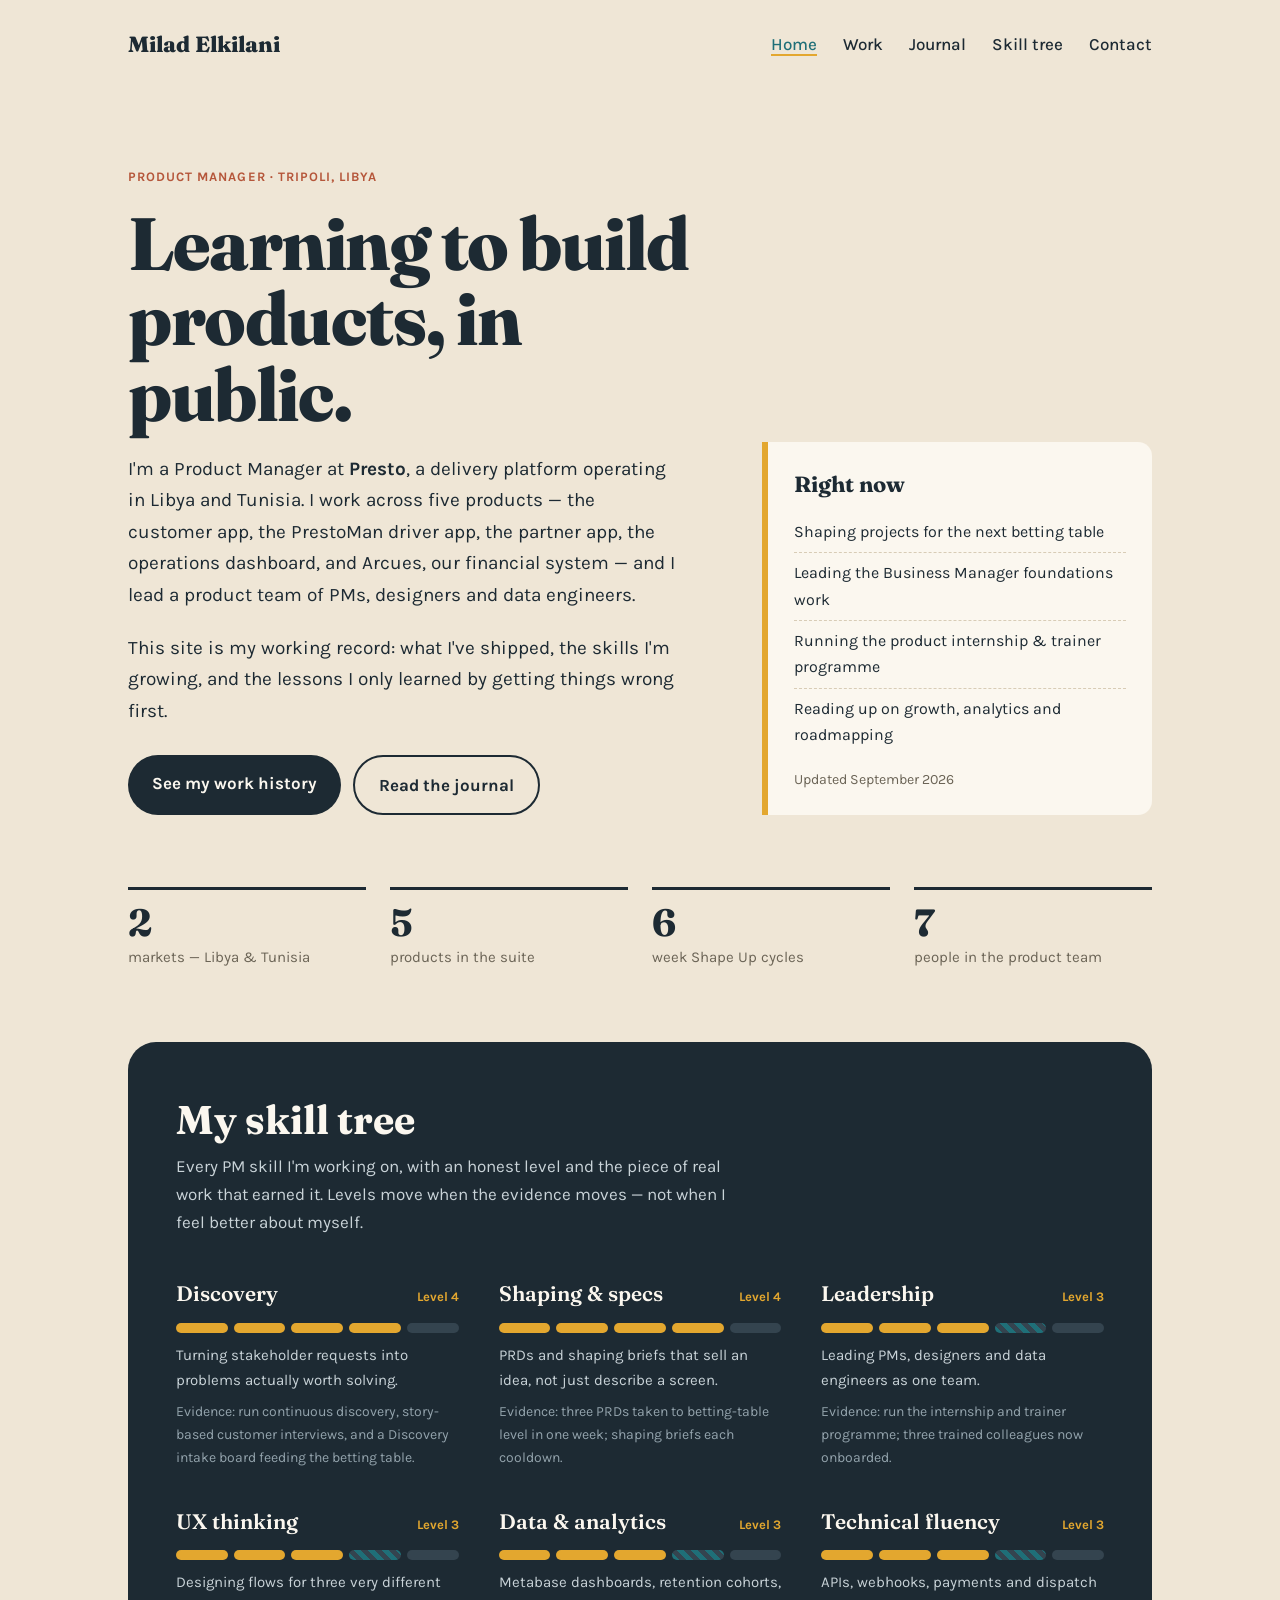
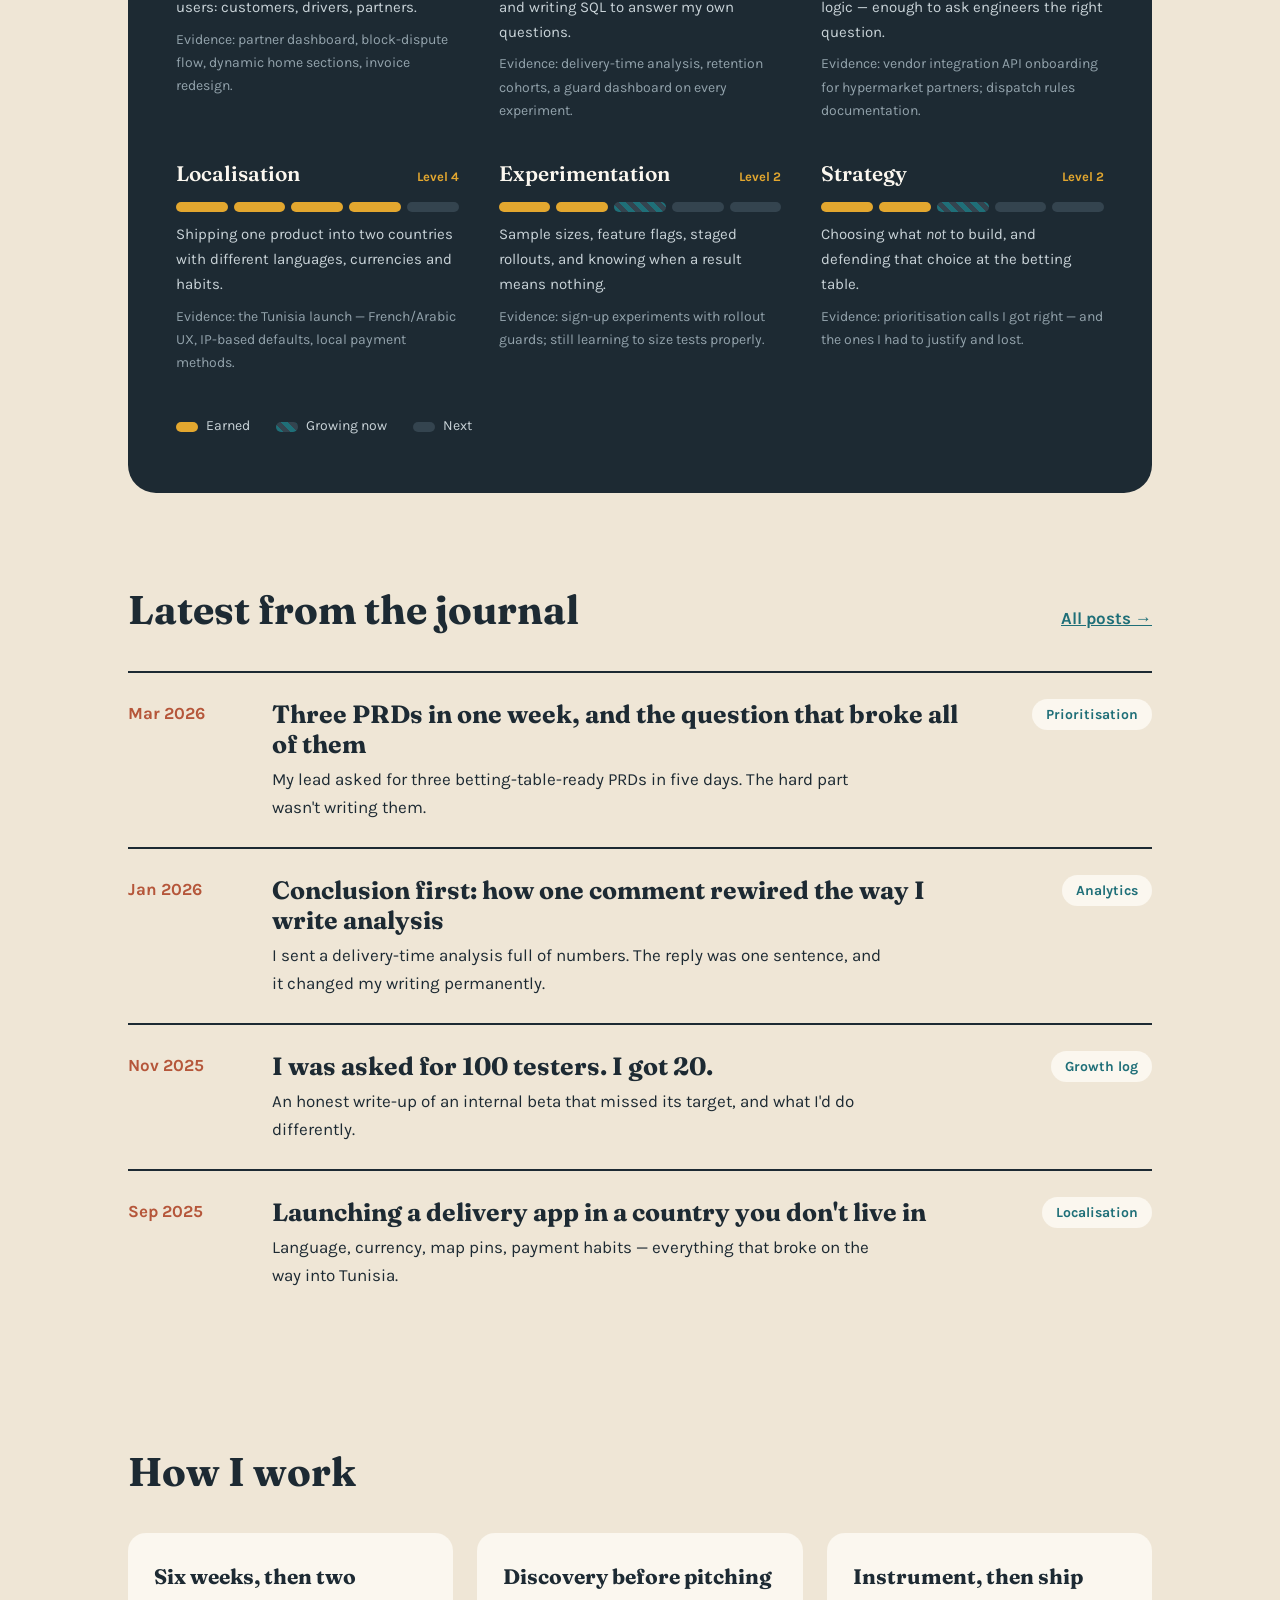
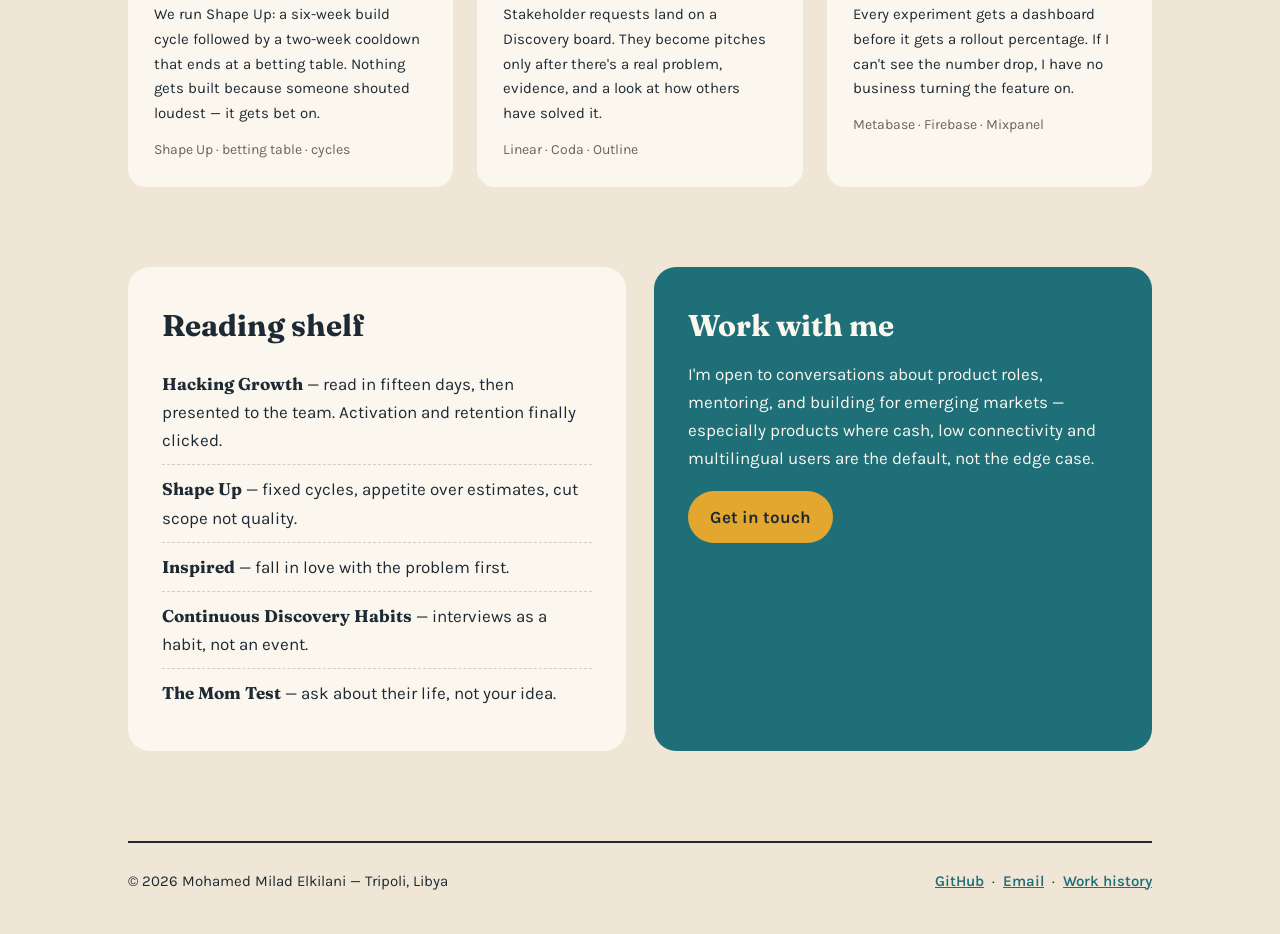
<file: index.html>
<!DOCTYPE html>
<html lang="en">
<head>
<meta charset="UTF-8">
<meta name="viewport" content="width=device-width, initial-scale=1">
<title>Milad Elkilani — Product Manager | The PM Journal</title>
<meta name="description" content="Product Manager at Presto, building delivery apps across Libya and Tunisia. My skill tree, my work history, and the journal of how I'm learning to build products.">
<meta property="og:title" content="Milad Elkilani — Product Manager">
<meta property="og:description" content="Building delivery products across Libya and Tunisia. Skill tree, work history, and a journal written in public.">
<meta property="og:type" content="website">
<link href="https://fonts.googleapis.com/css2?family=Fraunces:opsz,wght@9..144,400;9..144,600;9..144,800&family=Karla:wght@400;500;700&display=swap" rel="stylesheet">
<link rel="stylesheet" href="style.css">
</head>
<body>
<div class="wrap">

<nav>
  <a class="logo" href="index.html">Milad Elkilani</a>
  <ul>
    <li><a href="index.html" aria-current="page">Home</a></li>
    <li><a href="work.html">Work</a></li>
    <li><a href="journal.html">Journal</a></li>
    <li><a href="#skills">Skill tree</a></li>
    <li><a href="#contact">Contact</a></li>
  </ul>
</nav>

<section class="hero">
  <div>
    <p class="kicker">Product Manager · Tripoli, Libya</p>
    <h1>Learning to build products, in public.</h1>
    <p>I'm a Product Manager at <b>Presto</b>, a delivery platform operating in Libya and Tunisia. I work across five products — the customer app, the PrestoMan driver app, the partner app, the operations dashboard, and Arcues, our financial system — and I lead a product team of PMs, designers and data engineers.</p>
    <p>This site is my working record: what I've shipped, the skills I'm growing, and the lessons I only learned by getting things wrong first.</p>
    <div class="btns">
      <a class="cta" href="work.html">See my work history</a>
      <a class="cta ghost" href="journal.html">Read the journal</a>
    </div>
  </div>
  <aside class="now">
    <h2>Right now</h2>
    <ul>
      <li>Shaping projects for the next betting table</li>
      <li>Leading the Business Manager foundations work</li>
      <li>Running the product internship &amp; trainer programme</li>
      <li>Reading up on growth, analytics and roadmapping</li>
    </ul>
    <small>Updated September 2026</small>
  </aside>
</section>

<section class="stats">
  <div class="stat"><b>2</b><span>markets — Libya &amp; Tunisia</span></div>
  <div class="stat"><b>5</b><span>products in the suite</span></div>
  <div class="stat"><b>6</b><span>week Shape&nbsp;Up cycles</span></div>
  <div class="stat"><b>7</b><span>people in the product team</span></div>
</section>

<section class="tree" id="skills">
  <h2>My skill tree</h2>
  <p class="intro">Every PM skill I'm working on, with an honest level and the piece of real work that earned it. Levels move when the evidence moves — not when I feel better about myself.</p>
  <div class="branches">

    <div class="skill">
      <h3>Discovery <span>Level 4</span></h3>
      <div class="rings"><i class="on"></i><i class="on"></i><i class="on"></i><i class="on"></i><i></i></div>
      <p>Turning stakeholder requests into problems actually worth solving.</p>
      <em>Evidence: run continuous discovery, story-based customer interviews, and a Discovery intake board feeding the betting table.</em>
    </div>

    <div class="skill">
      <h3>Shaping &amp; specs <span>Level 4</span></h3>
      <div class="rings"><i class="on"></i><i class="on"></i><i class="on"></i><i class="on"></i><i></i></div>
      <p>PRDs and shaping briefs that sell an idea, not just describe a screen.</p>
      <em>Evidence: three PRDs taken to betting-table level in one week; shaping briefs each cooldown.</em>
    </div>

    <div class="skill">
      <h3>Leadership <span>Level 3</span></h3>
      <div class="rings"><i class="on"></i><i class="on"></i><i class="on"></i><i class="grow"></i><i></i></div>
      <p>Leading PMs, designers and data engineers as one team.</p>
      <em>Evidence: run the internship and trainer programme; three trained colleagues now onboarded.</em>
    </div>

    <div class="skill">
      <h3>UX thinking <span>Level 3</span></h3>
      <div class="rings"><i class="on"></i><i class="on"></i><i class="on"></i><i class="grow"></i><i></i></div>
      <p>Designing flows for three very different users: customers, drivers, partners.</p>
      <em>Evidence: partner dashboard, block-dispute flow, dynamic home sections, invoice redesign.</em>
    </div>

    <div class="skill">
      <h3>Data &amp; analytics <span>Level 3</span></h3>
      <div class="rings"><i class="on"></i><i class="on"></i><i class="on"></i><i class="grow"></i><i></i></div>
      <p>Metabase dashboards, retention cohorts, and writing SQL to answer my own questions.</p>
      <em>Evidence: delivery-time analysis, retention cohorts, a guard dashboard on every experiment.</em>
    </div>

    <div class="skill">
      <h3>Technical fluency <span>Level 3</span></h3>
      <div class="rings"><i class="on"></i><i class="on"></i><i class="on"></i><i class="grow"></i><i></i></div>
      <p>APIs, webhooks, payments and dispatch logic — enough to ask engineers the right question.</p>
      <em>Evidence: vendor integration API onboarding for hypermarket partners; dispatch rules documentation.</em>
    </div>

    <div class="skill">
      <h3>Localisation <span>Level 4</span></h3>
      <div class="rings"><i class="on"></i><i class="on"></i><i class="on"></i><i class="on"></i><i></i></div>
      <p>Shipping one product into two countries with different languages, currencies and habits.</p>
      <em>Evidence: the Tunisia launch — French/Arabic UX, IP-based defaults, local payment methods.</em>
    </div>

    <div class="skill">
      <h3>Experimentation <span>Level 2</span></h3>
      <div class="rings"><i class="on"></i><i class="on"></i><i class="grow"></i><i></i><i></i></div>
      <p>Sample sizes, feature flags, staged rollouts, and knowing when a result means nothing.</p>
      <em>Evidence: sign-up experiments with rollout guards; still learning to size tests properly.</em>
    </div>

    <div class="skill">
      <h3>Strategy <span>Level 2</span></h3>
      <div class="rings"><i class="on"></i><i class="on"></i><i class="grow"></i><i></i><i></i></div>
      <p>Choosing what <i>not</i> to build, and defending that choice at the betting table.</p>
      <em>Evidence: prioritisation calls I got right — and the ones I had to justify and lost.</em>
    </div>

  </div>
  <div class="legend">
    <span><b style="background:var(--sun)"></b>Earned</span>
    <span><b style="background:repeating-linear-gradient(45deg,var(--sea) 0 5px,#34444f 5px 10px)"></b>Growing now</span>
    <span><b style="background:#34444f"></b>Next</span>
  </div>
</section>

<section class="sec" id="journal">
  <header><h2>Latest from the journal</h2><a href="journal.html">All posts →</a></header>
  <div class="list">
    <article>
      <time>Mar 2026</time>
      <div><h3><a href="posts/three-prds-in-one-week.html">Three PRDs in one week, and the question that broke all of them</a></h3><p>My lead asked for three betting-table-ready PRDs in five days. The hard part wasn't writing them.</p></div>
      <span class="tag">Prioritisation</span>
    </article>
    <article>
      <time>Jan 2026</time>
      <div><h3><a href="posts/conclusion-first.html">Conclusion first: how one comment rewired the way I write analysis</a></h3><p>I sent a delivery-time analysis full of numbers. The reply was one sentence, and it changed my writing permanently.</p></div>
      <span class="tag">Analytics</span>
    </article>
    <article>
      <time>Nov 2025</time>
      <div><h3><a href="posts/prestoq-20-of-100.html">I was asked for 100 testers. I got 20.</a></h3><p>An honest write-up of an internal beta that missed its target, and what I'd do differently.</p></div>
      <span class="tag">Growth log</span>
    </article>
    <article>
      <time>Sep 2025</time>
      <div><h3><a href="posts/launching-in-tunisia.html">Launching a delivery app in a country you don't live in</a></h3><p>Language, currency, map pins, payment habits — everything that broke on the way into Tunisia.</p></div>
      <span class="tag">Localisation</span>
    </article>
  </div>
</section>

<section class="sec">
  <header><h2>How I work</h2></header>
  <div class="grid3">
    <div class="card">
      <h3>Six weeks, then two</h3>
      <p>We run Shape&nbsp;Up: a six-week build cycle followed by a two-week cooldown that ends at a betting table. Nothing gets built because someone shouted loudest — it gets bet on.</p>
      <span class="meta">Shape Up · betting table · cycles</span>
    </div>
    <div class="card">
      <h3>Discovery before pitching</h3>
      <p>Stakeholder requests land on a Discovery board. They become pitches only after there's a real problem, evidence, and a look at how others have solved it.</p>
      <span class="meta">Linear · Coda · Outline</span>
    </div>
    <div class="card">
      <h3>Instrument, then ship</h3>
      <p>Every experiment gets a dashboard before it gets a rollout percentage. If I can't see the number drop, I have no business turning the feature on.</p>
      <span class="meta">Metabase · Firebase · Mixpanel</span>
    </div>
  </div>
</section>

<section class="shelf" id="contact">
  <div class="box">
    <h2>Reading shelf</h2>
    <div class="book"><b>Hacking Growth</b> — read in fifteen days, then presented to the team. Activation and retention finally clicked.</div>
    <div class="book"><b>Shape Up</b> — fixed cycles, appetite over estimates, cut scope not quality.</div>
    <div class="book"><b>Inspired</b> — fall in love with the problem first.</div>
    <div class="book"><b>Continuous Discovery Habits</b> — interviews as a habit, not an event.</div>
    <div class="book"><b>The Mom Test</b> — ask about their life, not your idea.</div>
  </div>
  <div class="box hire">
    <h2>Work with me</h2>
    <p>I'm open to conversations about product roles, mentoring, and building for emerging markets — especially products where cash, low connectivity and multilingual users are the default, not the edge case.</p>
    <a href="mailto:mohamedmilad2121@gmail.com">Get in touch</a>
  </div>
</section>

<footer>
  <span>© 2026 Mohamed Milad Elkilani — Tripoli, Libya</span>
  <span>
    <a href="https://github.com/mohamedmilad21">GitHub</a> &nbsp;·&nbsp;
    <a href="mailto:mohamedmilad2121@gmail.com">Email</a> &nbsp;·&nbsp;
    <a href="work.html">Work history</a>
  </span>
</footer>

</div>
</body>
</html>
</file>
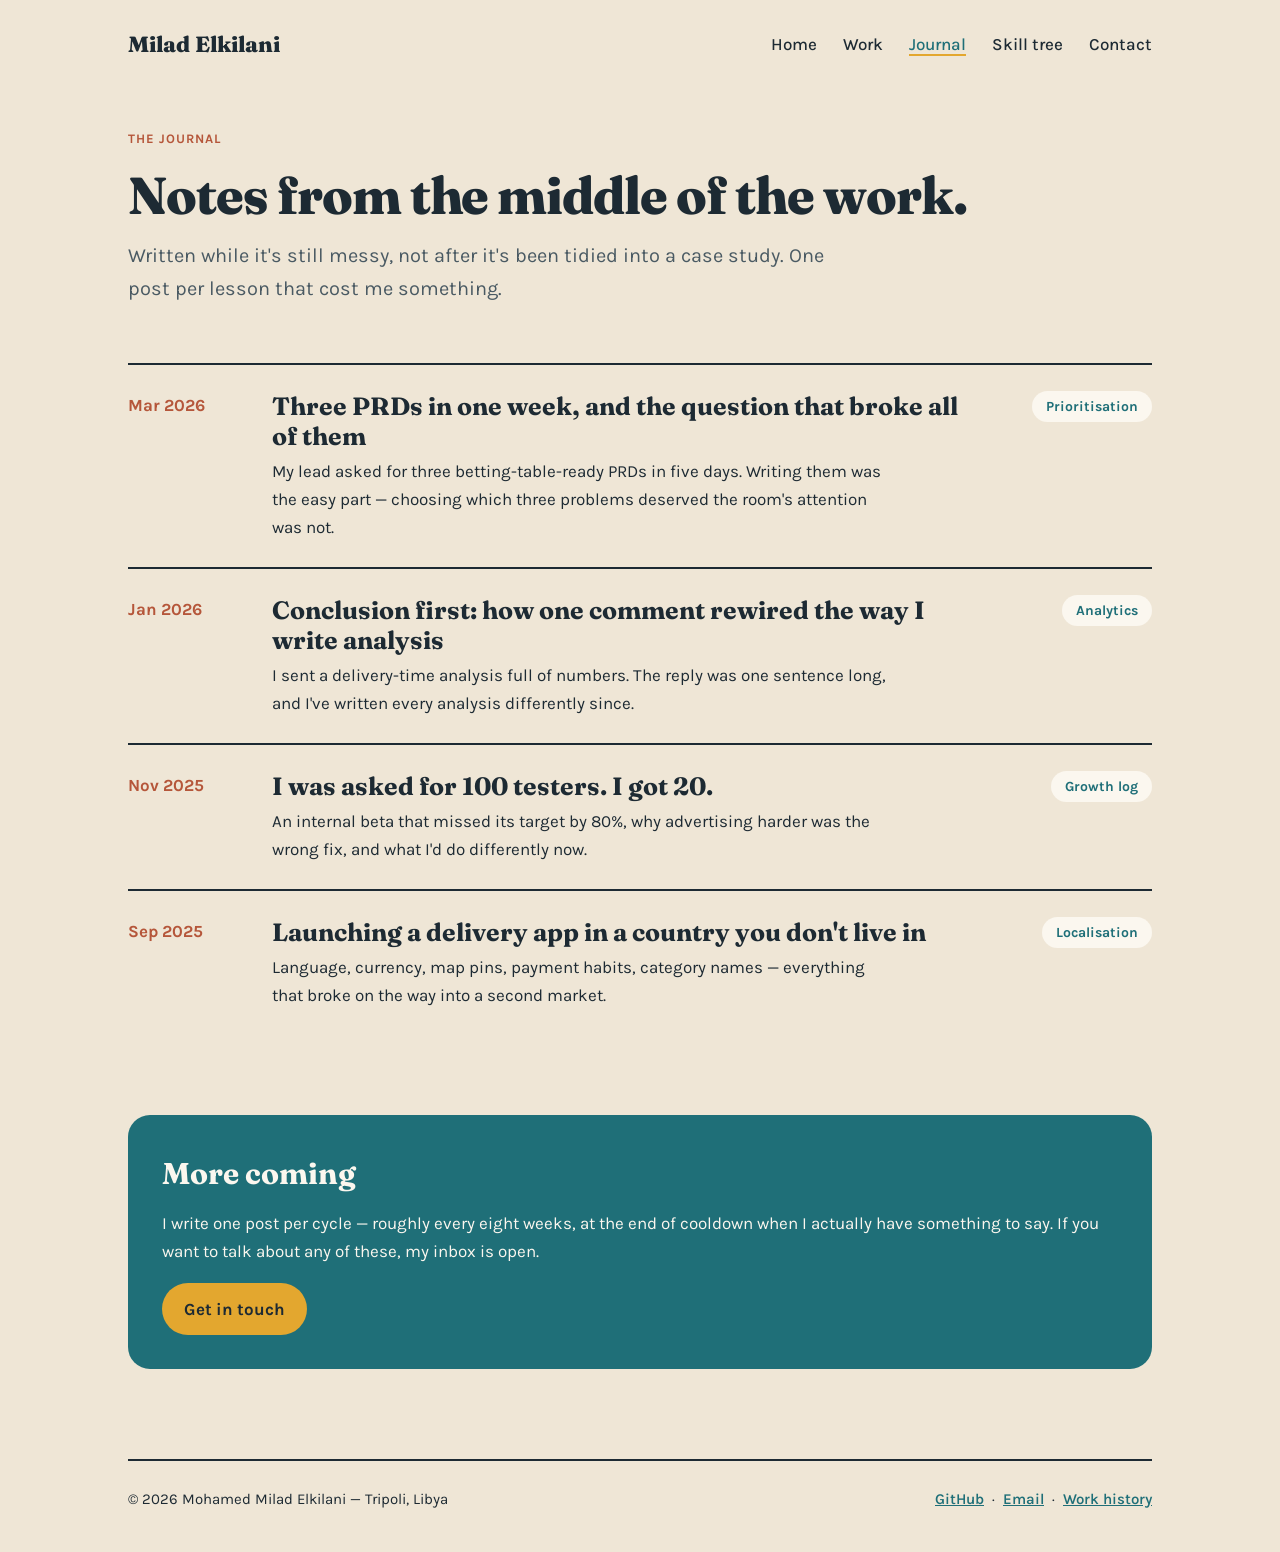
<file: journal.html>
<!DOCTYPE html>
<html lang="en">
<head>
<meta charset="UTF-8">
<meta name="viewport" content="width=device-width, initial-scale=1">
<title>Journal — Milad Elkilani</title>
<meta name="description" content="Notes from a Product Manager learning in public: prioritisation, analysis, localisation, and the experiments that didn't work.">
<link href="https://fonts.googleapis.com/css2?family=Fraunces:opsz,wght@9..144,400;9..144,600;9..144,800&family=Karla:wght@400;500;700&display=swap" rel="stylesheet">
<link rel="stylesheet" href="style.css">
</head>
<body>
<div class="wrap">

<nav>
  <a class="logo" href="index.html">Milad Elkilani</a>
  <ul>
    <li><a href="index.html">Home</a></li>
    <li><a href="work.html">Work</a></li>
    <li><a href="journal.html" aria-current="page">Journal</a></li>
    <li><a href="index.html#skills">Skill tree</a></li>
    <li><a href="index.html#contact">Contact</a></li>
  </ul>
</nav>

<section class="post" style="padding-top:40px;padding-bottom:10px">
  <p class="kicker">The journal</p>
  <h1>Notes from the middle of the work.</h1>
  <p class="dek">Written while it's still messy, not after it's been tidied into a case study. One post per lesson that cost me something.</p>
</section>

<section class="sec" style="padding-top:30px">
  <div class="list">
    <article>
      <time>Mar 2026</time>
      <div><h3><a href="posts/three-prds-in-one-week.html">Three PRDs in one week, and the question that broke all of them</a></h3><p>My lead asked for three betting-table-ready PRDs in five days. Writing them was the easy part — choosing which three problems deserved the room's attention was not.</p></div>
      <span class="tag">Prioritisation</span>
    </article>
    <article>
      <time>Jan 2026</time>
      <div><h3><a href="posts/conclusion-first.html">Conclusion first: how one comment rewired the way I write analysis</a></h3><p>I sent a delivery-time analysis full of numbers. The reply was one sentence long, and I've written every analysis differently since.</p></div>
      <span class="tag">Analytics</span>
    </article>
    <article>
      <time>Nov 2025</time>
      <div><h3><a href="posts/prestoq-20-of-100.html">I was asked for 100 testers. I got 20.</a></h3><p>An internal beta that missed its target by 80%, why advertising harder was the wrong fix, and what I'd do differently now.</p></div>
      <span class="tag">Growth log</span>
    </article>
    <article>
      <time>Sep 2025</time>
      <div><h3><a href="posts/launching-in-tunisia.html">Launching a delivery app in a country you don't live in</a></h3><p>Language, currency, map pins, payment habits, category names — everything that broke on the way into a second market.</p></div>
      <span class="tag">Localisation</span>
    </article>
  </div>
</section>

<section class="shelf">
  <div class="box hire" style="grid-column:1/-1">
    <h2>More coming</h2>
    <p>I write one post per cycle — roughly every eight weeks, at the end of cooldown when I actually have something to say. If you want to talk about any of these, my inbox is open.</p>
    <a href="mailto:mohamedmilad2121@gmail.com">Get in touch</a>
  </div>
</section>

<footer>
  <span>© 2026 Mohamed Milad Elkilani — Tripoli, Libya</span>
  <span>
    <a href="https://github.com/mohamedmilad21">GitHub</a> &nbsp;·&nbsp;
    <a href="mailto:mohamedmilad2121@gmail.com">Email</a> &nbsp;·&nbsp;
    <a href="work.html">Work history</a>
  </span>
</footer>

</div>
</body>
</html>
</file>
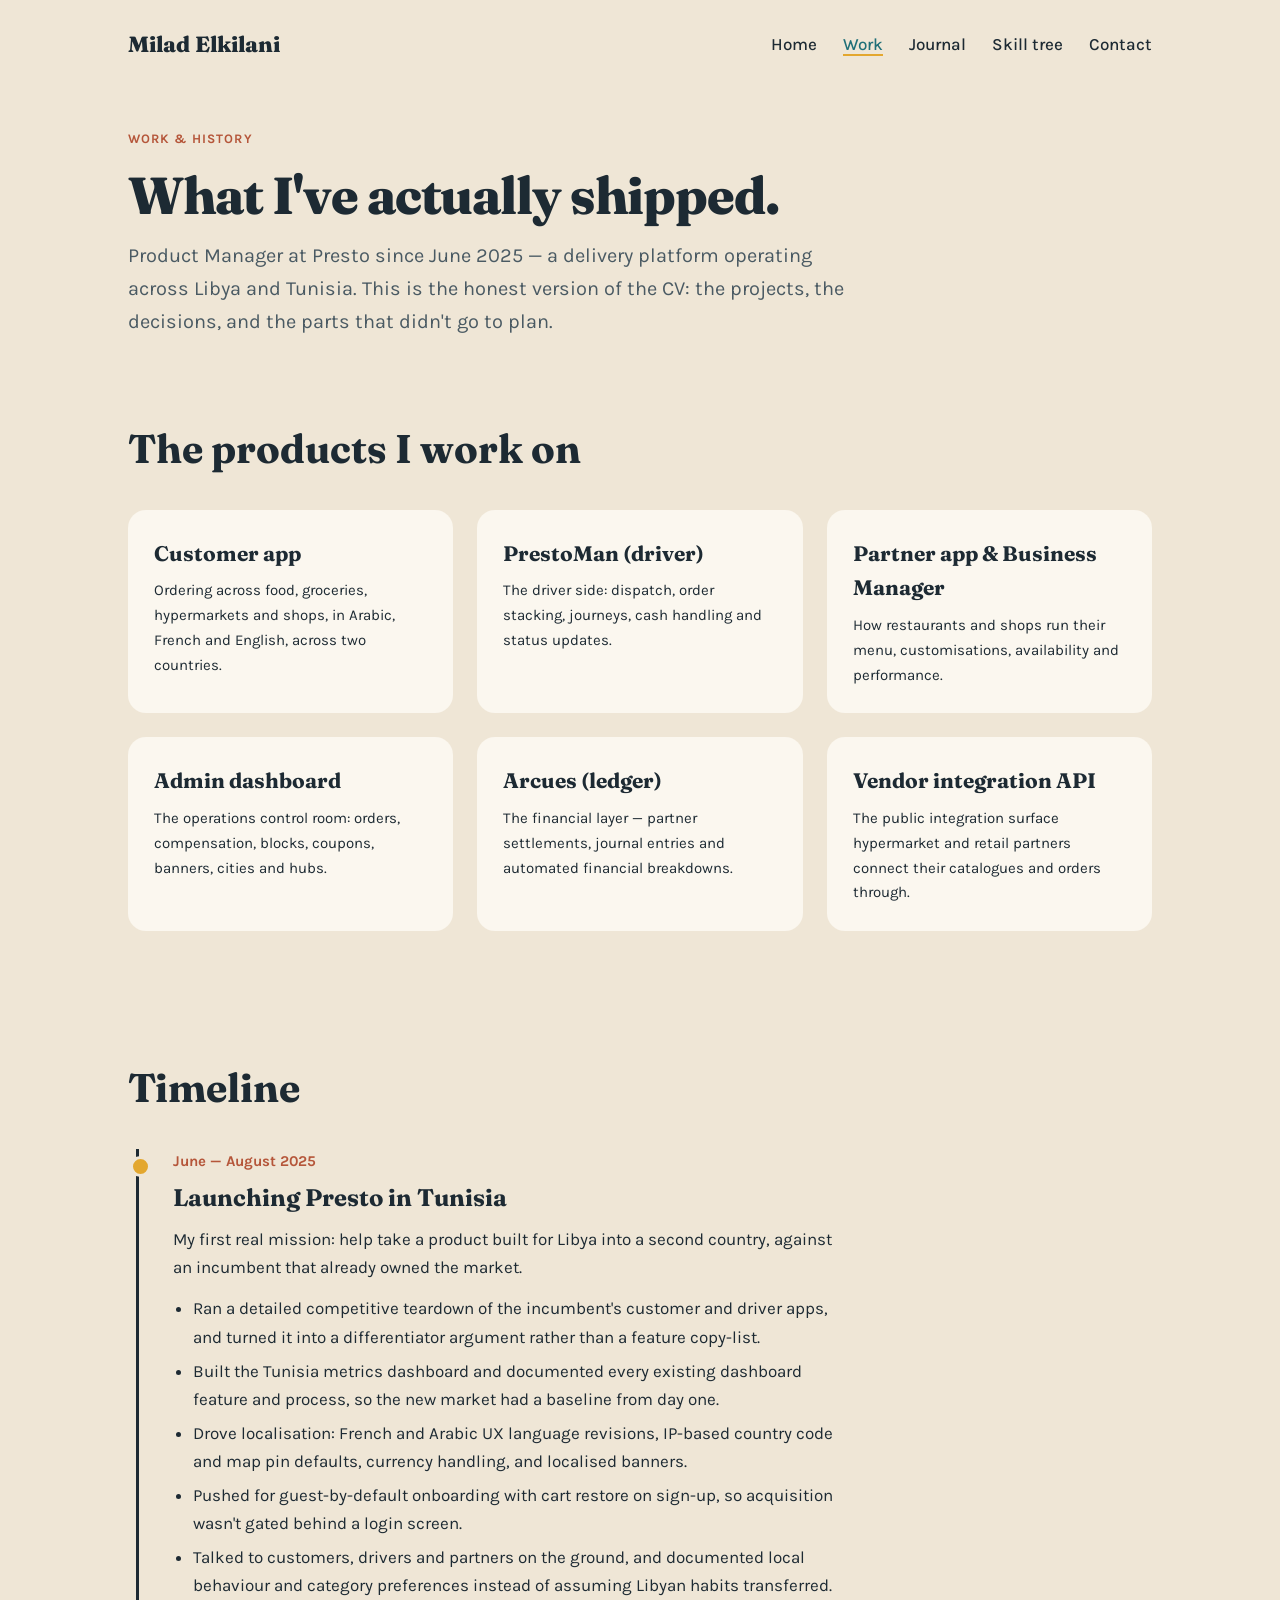
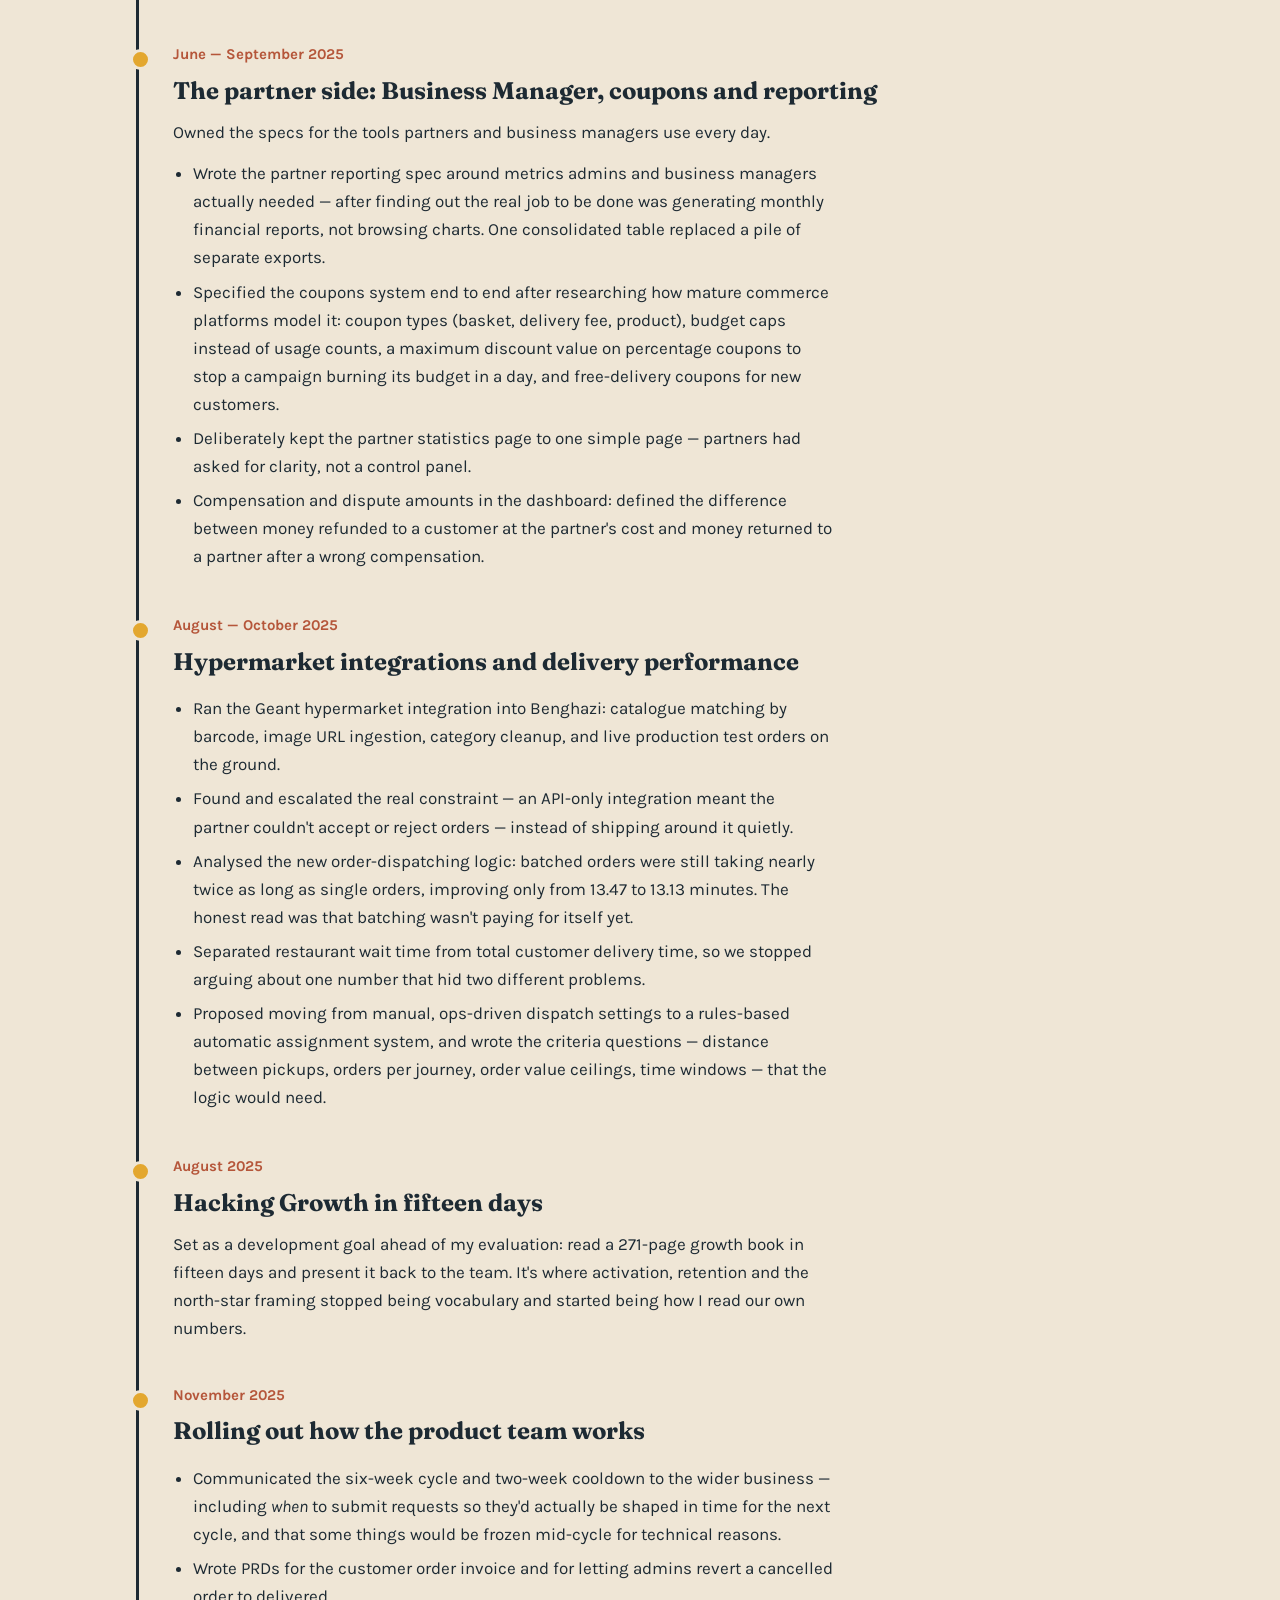
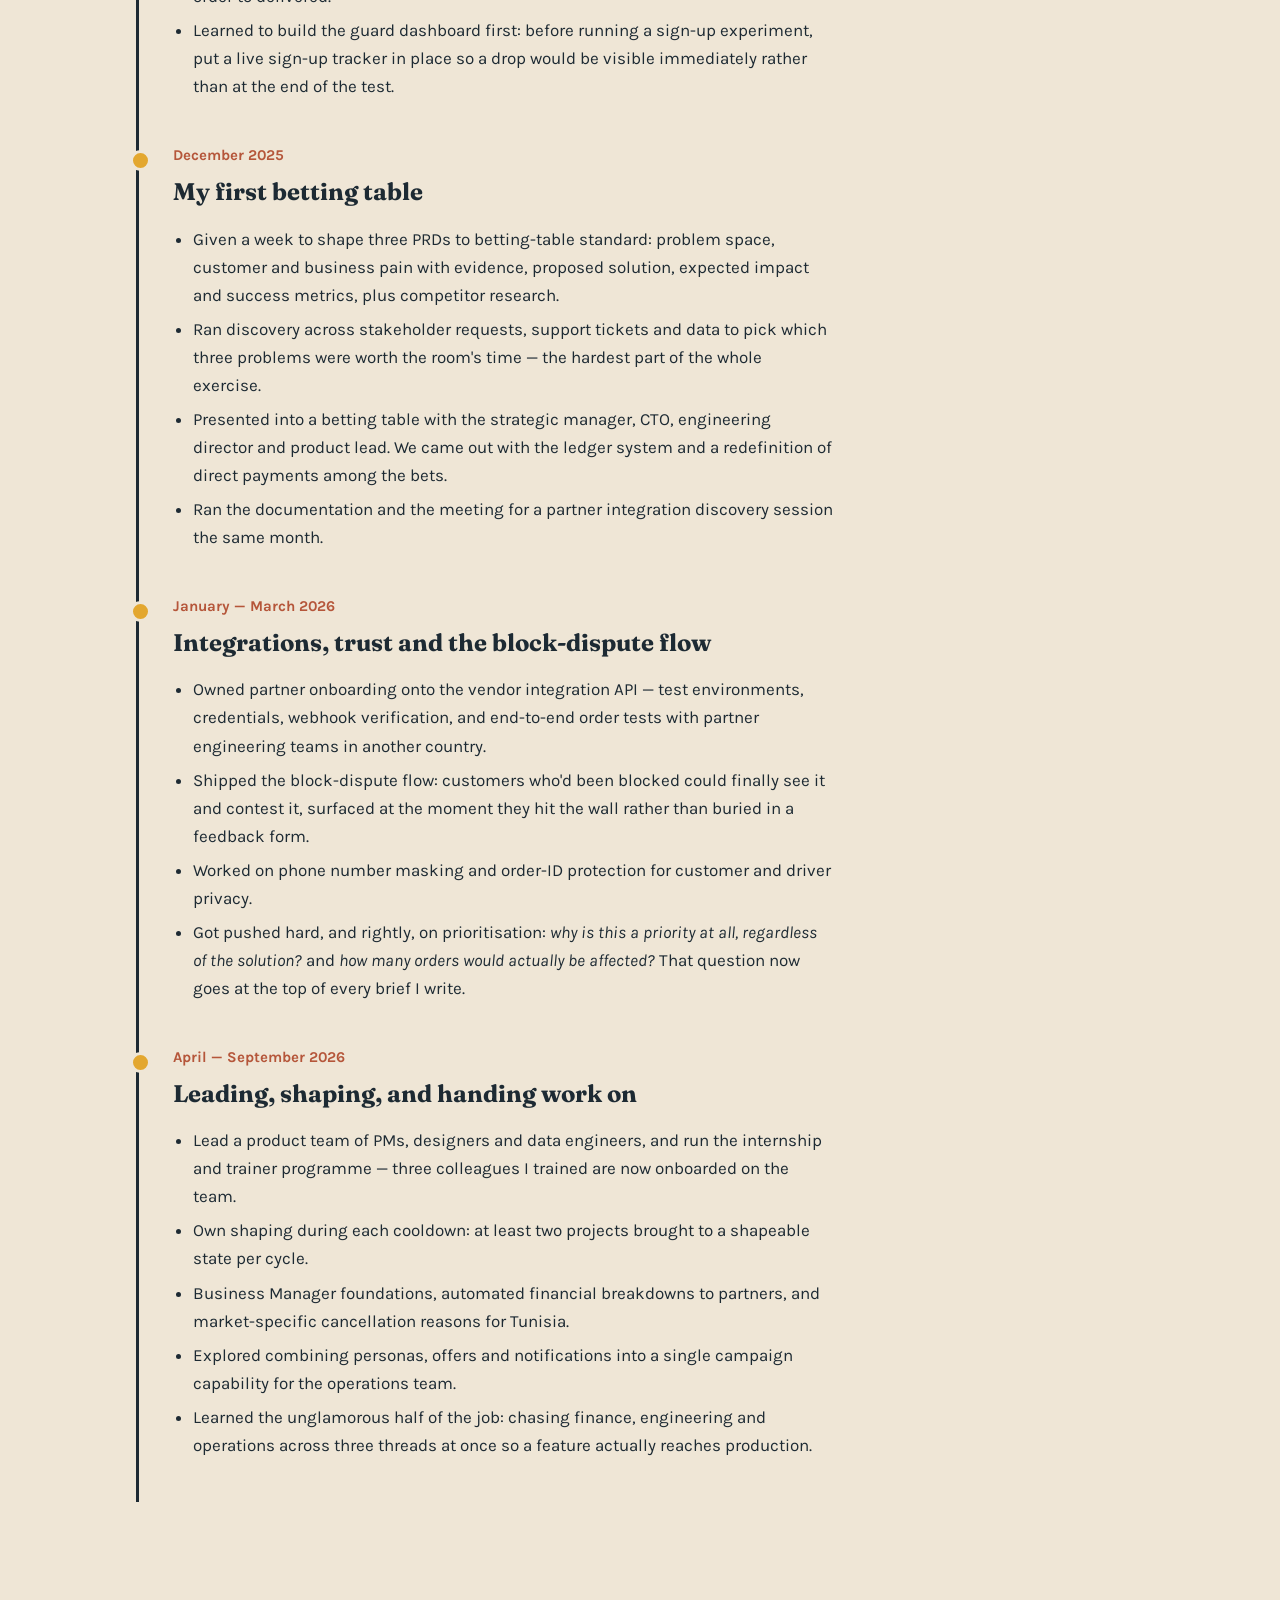
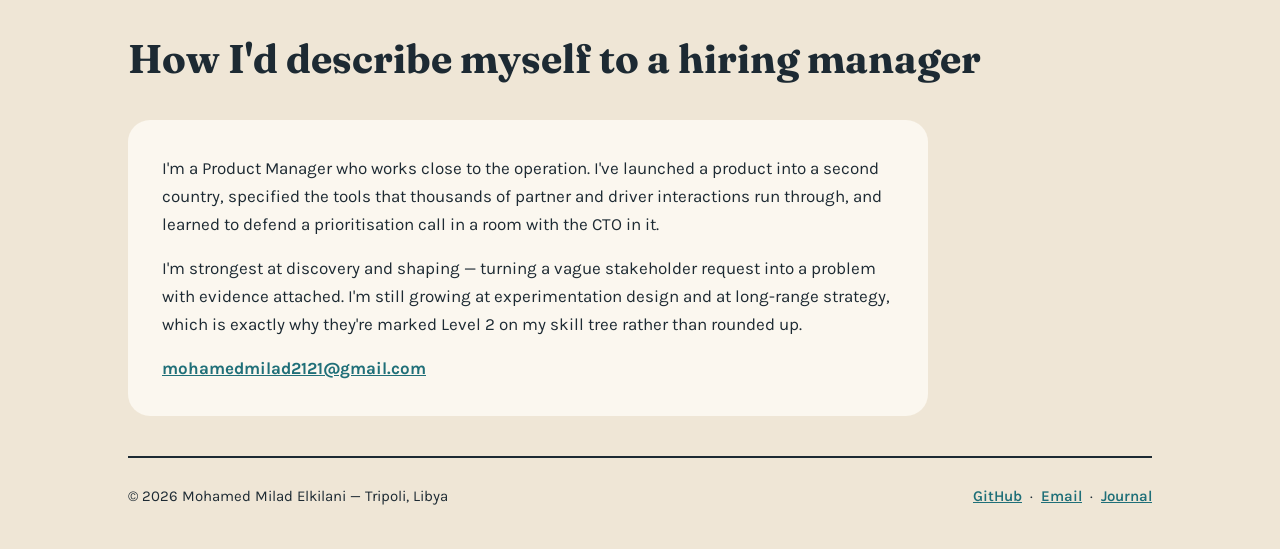
<file: work.html>
<!DOCTYPE html>
<html lang="en">
<head>
<meta charset="UTF-8">
<meta name="viewport" content="width=device-width, initial-scale=1">
<title>Work &amp; History — Milad Elkilani</title>
<meta name="description" content="What I've shipped as a Product Manager at Presto: Tunisia launch, partner dashboard, coupons, hypermarket integrations, dispatch analysis, the betting table, and more.">
<link href="https://fonts.googleapis.com/css2?family=Fraunces:opsz,wght@9..144,400;9..144,600;9..144,800&family=Karla:wght@400;500;700&display=swap" rel="stylesheet">
<link rel="stylesheet" href="style.css">
</head>
<body>
<div class="wrap">

<nav>
  <a class="logo" href="index.html">Milad Elkilani</a>
  <ul>
    <li><a href="index.html">Home</a></li>
    <li><a href="work.html" aria-current="page">Work</a></li>
    <li><a href="journal.html">Journal</a></li>
    <li><a href="index.html#skills">Skill tree</a></li>
    <li><a href="index.html#contact">Contact</a></li>
  </ul>
</nav>

<section class="post" style="padding-top:40px">
  <p class="kicker">Work &amp; history</p>
  <h1>What I've actually shipped.</h1>
  <p class="dek">Product Manager at Presto since June 2025 — a delivery platform operating across Libya and Tunisia. This is the honest version of the CV: the projects, the decisions, and the parts that didn't go to plan.</p>
</section>

<section class="sec" style="padding-top:20px">
  <header><h2>The products I work on</h2></header>
  <div class="grid3">
    <div class="card">
      <h3>Customer app</h3>
      <p>Ordering across food, groceries, hypermarkets and shops, in Arabic, French and English, across two countries.</p>
    </div>
    <div class="card">
      <h3>PrestoMan (driver)</h3>
      <p>The driver side: dispatch, order stacking, journeys, cash handling and status updates.</p>
    </div>
    <div class="card">
      <h3>Partner app &amp; Business Manager</h3>
      <p>How restaurants and shops run their menu, customisations, availability and performance.</p>
    </div>
    <div class="card">
      <h3>Admin dashboard</h3>
      <p>The operations control room: orders, compensation, blocks, coupons, banners, cities and hubs.</p>
    </div>
    <div class="card">
      <h3>Arcues (ledger)</h3>
      <p>The financial layer — partner settlements, journal entries and automated financial breakdowns.</p>
    </div>
    <div class="card">
      <h3>Vendor integration API</h3>
      <p>The public integration surface hypermarket and retail partners connect their catalogues and orders through.</p>
    </div>
  </div>
</section>

<section class="sec">
  <header><h2>Timeline</h2></header>
  <div class="tl">

    <div class="item">
      <p class="when">June — August 2025</p>
      <h3>Launching Presto in Tunisia</h3>
      <p>My first real mission: help take a product built for Libya into a second country, against an incumbent that already owned the market.</p>
      <ul>
        <li>Ran a detailed competitive teardown of the incumbent's customer and driver apps, and turned it into a differentiator argument rather than a feature copy-list.</li>
        <li>Built the Tunisia metrics dashboard and documented every existing dashboard feature and process, so the new market had a baseline from day one.</li>
        <li>Drove localisation: French and Arabic UX language revisions, IP-based country code and map pin defaults, currency handling, and localised banners.</li>
        <li>Pushed for guest-by-default onboarding with cart restore on sign-up, so acquisition wasn't gated behind a login screen.</li>
        <li>Talked to customers, drivers and partners on the ground, and documented local behaviour and category preferences instead of assuming Libyan habits transferred.</li>
      </ul>
    </div>

    <div class="item">
      <p class="when">June — September 2025</p>
      <h3>The partner side: Business Manager, coupons and reporting</h3>
      <p>Owned the specs for the tools partners and business managers use every day.</p>
      <ul>
        <li>Wrote the partner reporting spec around metrics admins and business managers actually needed — after finding out the real job to be done was generating monthly financial reports, not browsing charts. One consolidated table replaced a pile of separate exports.</li>
        <li>Specified the coupons system end to end after researching how mature commerce platforms model it: coupon types (basket, delivery fee, product), budget caps instead of usage counts, a maximum discount value on percentage coupons to stop a campaign burning its budget in a day, and free-delivery coupons for new customers.</li>
        <li>Deliberately kept the partner statistics page to one simple page — partners had asked for clarity, not a control panel.</li>
        <li>Compensation and dispute amounts in the dashboard: defined the difference between money refunded to a customer at the partner's cost and money returned to a partner after a wrong compensation.</li>
      </ul>
    </div>

    <div class="item">
      <p class="when">August — October 2025</p>
      <h3>Hypermarket integrations and delivery performance</h3>
      <ul>
        <li>Ran the Geant hypermarket integration into Benghazi: catalogue matching by barcode, image URL ingestion, category cleanup, and live production test orders on the ground.</li>
        <li>Found and escalated the real constraint — an API-only integration meant the partner couldn't accept or reject orders — instead of shipping around it quietly.</li>
        <li>Analysed the new order-dispatching logic: batched orders were still taking nearly twice as long as single orders, improving only from 13.47 to 13.13 minutes. The honest read was that batching wasn't paying for itself yet.</li>
        <li>Separated restaurant wait time from total customer delivery time, so we stopped arguing about one number that hid two different problems.</li>
        <li>Proposed moving from manual, ops-driven dispatch settings to a rules-based automatic assignment system, and wrote the criteria questions — distance between pickups, orders per journey, order value ceilings, time windows — that the logic would need.</li>
      </ul>
    </div>

    <div class="item">
      <p class="when">August 2025</p>
      <h3>Hacking Growth in fifteen days</h3>
      <p>Set as a development goal ahead of my evaluation: read a 271-page growth book in fifteen days and present it back to the team. It's where activation, retention and the north-star framing stopped being vocabulary and started being how I read our own numbers.</p>
    </div>

    <div class="item">
      <p class="when">November 2025</p>
      <h3>Rolling out how the product team works</h3>
      <ul>
        <li>Communicated the six-week cycle and two-week cooldown to the wider business — including <i>when</i> to submit requests so they'd actually be shaped in time for the next cycle, and that some things would be frozen mid-cycle for technical reasons.</li>
        <li>Wrote PRDs for the customer order invoice and for letting admins revert a cancelled order to delivered.</li>
        <li>Learned to build the guard dashboard first: before running a sign-up experiment, put a live sign-up tracker in place so a drop would be visible immediately rather than at the end of the test.</li>
      </ul>
    </div>

    <div class="item">
      <p class="when">December 2025</p>
      <h3>My first betting table</h3>
      <ul>
        <li>Given a week to shape three PRDs to betting-table standard: problem space, customer and business pain with evidence, proposed solution, expected impact and success metrics, plus competitor research.</li>
        <li>Ran discovery across stakeholder requests, support tickets and data to pick which three problems were worth the room's time — the hardest part of the whole exercise.</li>
        <li>Presented into a betting table with the strategic manager, CTO, engineering director and product lead. We came out with the ledger system and a redefinition of direct payments among the bets.</li>
        <li>Ran the documentation and the meeting for a partner integration discovery session the same month.</li>
      </ul>
    </div>

    <div class="item">
      <p class="when">January — March 2026</p>
      <h3>Integrations, trust and the block-dispute flow</h3>
      <ul>
        <li>Owned partner onboarding onto the vendor integration API — test environments, credentials, webhook verification, and end-to-end order tests with partner engineering teams in another country.</li>
        <li>Shipped the block-dispute flow: customers who'd been blocked could finally see it and contest it, surfaced at the moment they hit the wall rather than buried in a feedback form.</li>
        <li>Worked on phone number masking and order-ID protection for customer and driver privacy.</li>
        <li>Got pushed hard, and rightly, on prioritisation: <i>why is this a priority at all, regardless of the solution?</i> and <i>how many orders would actually be affected?</i> That question now goes at the top of every brief I write.</li>
      </ul>
    </div>

    <div class="item">
      <p class="when">April — September 2026</p>
      <h3>Leading, shaping, and handing work on</h3>
      <ul>
        <li>Lead a product team of PMs, designers and data engineers, and run the internship and trainer programme — three colleagues I trained are now onboarded on the team.</li>
        <li>Own shaping during each cooldown: at least two projects brought to a shapeable state per cycle.</li>
        <li>Business Manager foundations, automated financial breakdowns to partners, and market-specific cancellation reasons for Tunisia.</li>
        <li>Explored combining personas, offers and notifications into a single campaign capability for the operations team.</li>
        <li>Learned the unglamorous half of the job: chasing finance, engineering and operations across three threads at once so a feature actually reaches production.</li>
      </ul>
    </div>

  </div>
</section>

<section class="sec">
  <header><h2>How I'd describe myself to a hiring manager</h2></header>
  <div class="box" style="max-width:800px">
    <p>I'm a Product Manager who works close to the operation. I've launched a product into a second country, specified the tools that thousands of partner and driver interactions run through, and learned to defend a prioritisation call in a room with the CTO in it.</p>
    <p style="margin-top:16px">I'm strongest at discovery and shaping — turning a vague stakeholder request into a problem with evidence attached. I'm still growing at experimentation design and at long-range strategy, which is exactly why they're marked Level 2 on my skill tree rather than rounded up.</p>
    <p style="margin-top:16px"><a href="mailto:mohamedmilad2121@gmail.com" style="font-weight:700;color:var(--sea)">mohamedmilad2121@gmail.com</a></p>
  </div>
</section>

<footer>
  <span>© 2026 Mohamed Milad Elkilani — Tripoli, Libya</span>
  <span>
    <a href="https://github.com/mohamedmilad21">GitHub</a> &nbsp;·&nbsp;
    <a href="mailto:mohamedmilad2121@gmail.com">Email</a> &nbsp;·&nbsp;
    <a href="journal.html">Journal</a>
  </span>
</footer>

</div>
</body>
</html>
</file>
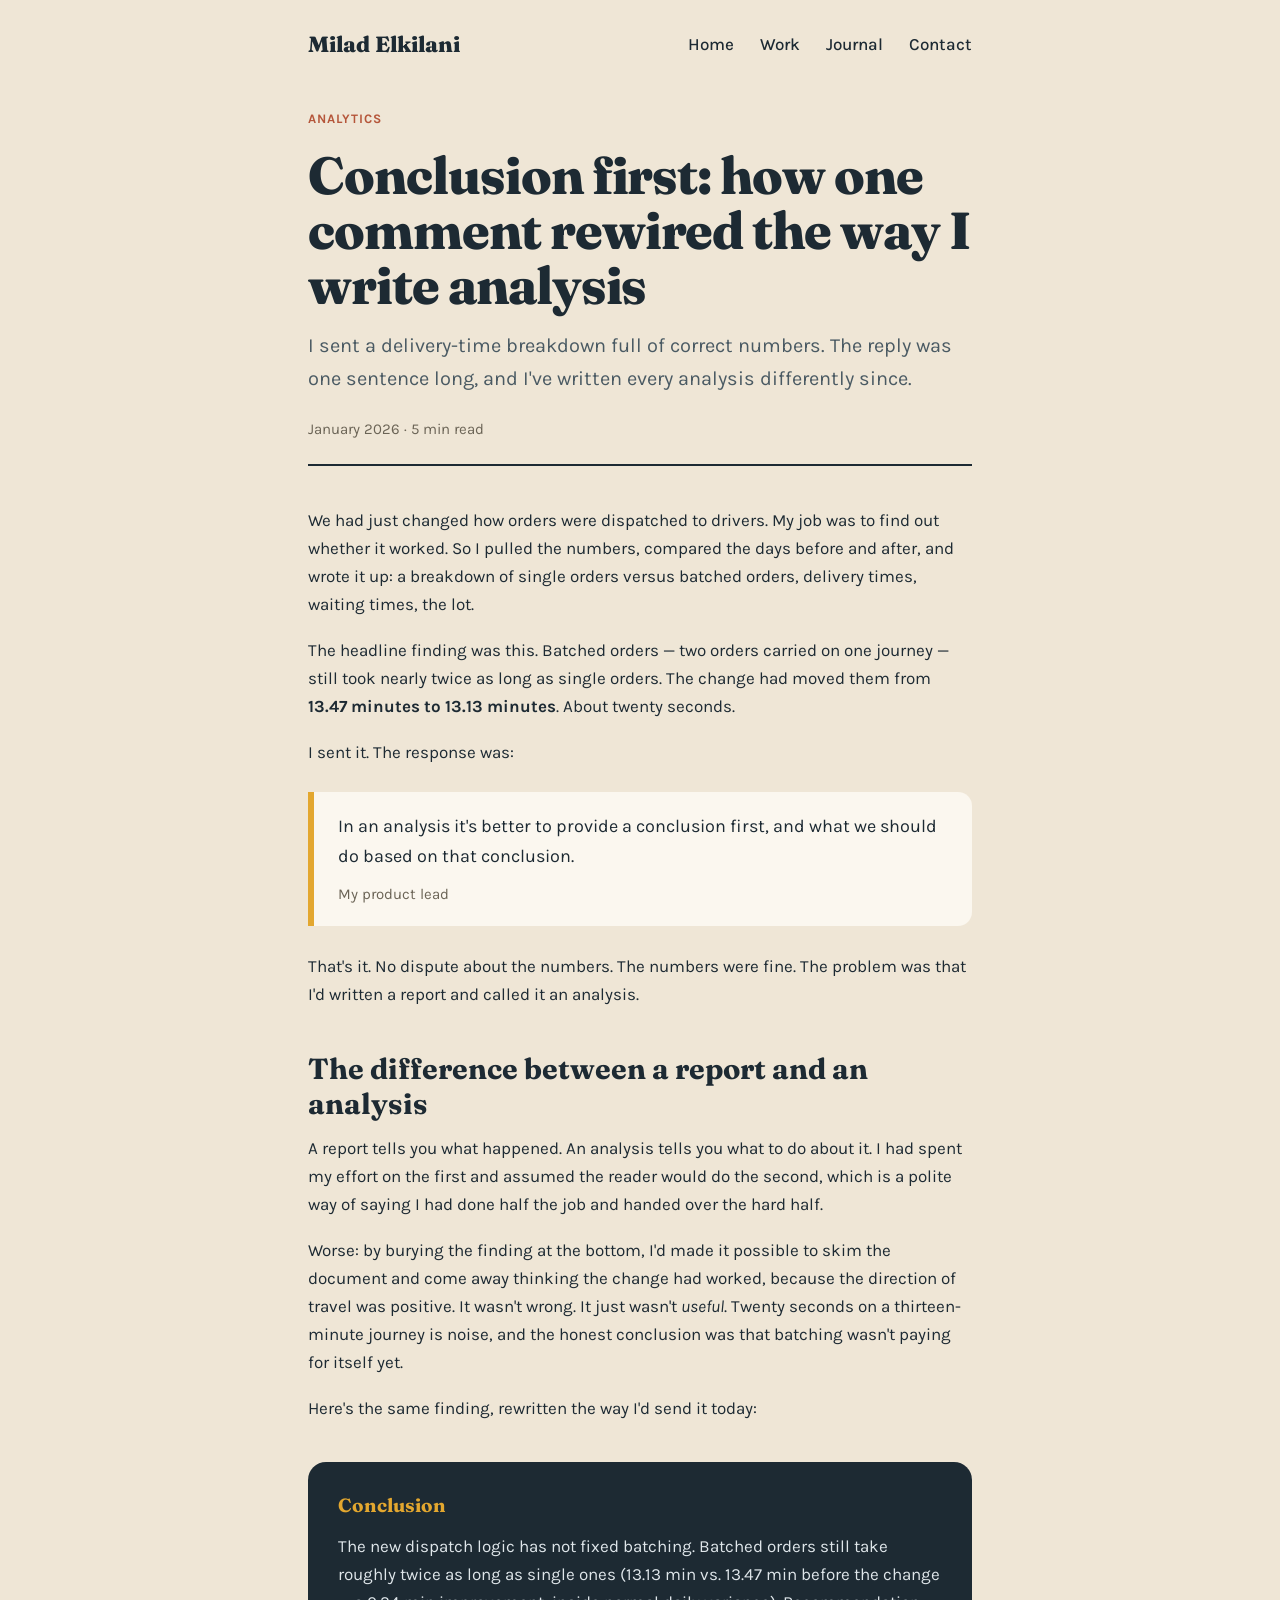
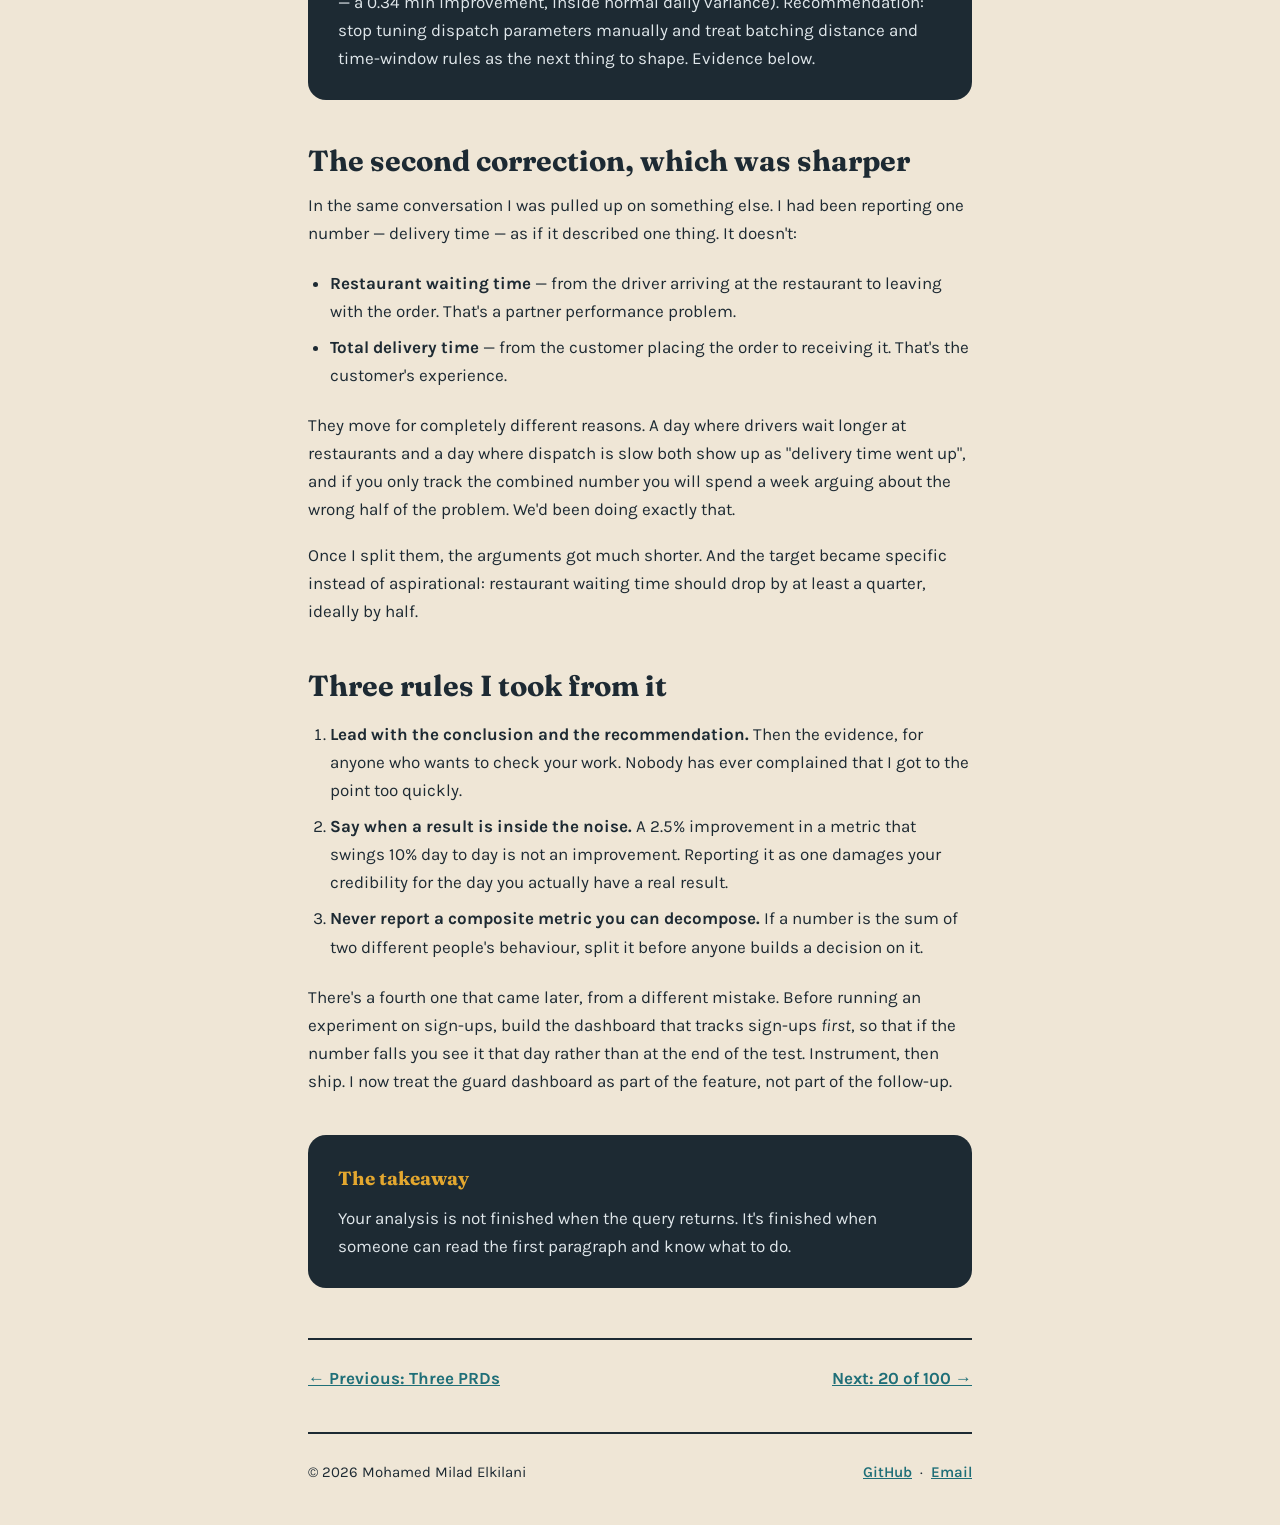
<file: posts/conclusion-first.html>
<!DOCTYPE html>
<html lang="en">
<head>
<meta charset="UTF-8">
<meta name="viewport" content="width=device-width, initial-scale=1">
<title>Conclusion first — Milad Elkilani</title>
<meta name="description" content="I sent a delivery-time analysis full of numbers. The reply was one sentence, and it changed how I write analysis permanently.">
<link href="https://fonts.googleapis.com/css2?family=Fraunces:opsz,wght@9..144,400;9..144,600;9..144,800&family=Karla:wght@400;500;700&display=swap" rel="stylesheet">
<link rel="stylesheet" href="../style.css">
</head>
<body>
<div class="wrap narrow">

<nav>
  <a class="logo" href="../index.html">Milad Elkilani</a>
  <ul>
    <li><a href="../index.html">Home</a></li>
    <li><a href="../work.html">Work</a></li>
    <li><a href="../journal.html">Journal</a></li>
    <li><a href="../index.html#contact">Contact</a></li>
  </ul>
</nav>

<article class="post">
  <p class="kicker">Analytics</p>
  <h1>Conclusion first: how one comment rewired the way I write analysis</h1>
  <p class="dek">I sent a delivery-time breakdown full of correct numbers. The reply was one sentence long, and I've written every analysis differently since.</p>
  <p class="byline">January 2026 · 5 min read</p>

  <p>We had just changed how orders were dispatched to drivers. My job was to find out whether it worked. So I pulled the numbers, compared the days before and after, and wrote it up: a breakdown of single orders versus batched orders, delivery times, waiting times, the lot.</p>

  <p>The headline finding was this. Batched orders — two orders carried on one journey — still took nearly twice as long as single orders. The change had moved them from <b>13.47 minutes to 13.13 minutes</b>. About twenty seconds.</p>

  <p>I sent it. The response was:</p>

  <blockquote>
    In an analysis it's better to provide a conclusion first, and what we should do based on that conclusion.
    <cite>My product lead</cite>
  </blockquote>

  <p>That's it. No dispute about the numbers. The numbers were fine. The problem was that I'd written a report and called it an analysis.</p>

  <h2>The difference between a report and an analysis</h2>

  <p>A report tells you what happened. An analysis tells you what to do about it. I had spent my effort on the first and assumed the reader would do the second, which is a polite way of saying I had done half the job and handed over the hard half.</p>

  <p>Worse: by burying the finding at the bottom, I'd made it possible to skim the document and come away thinking the change had worked, because the direction of travel was positive. It wasn't wrong. It just wasn't <i>useful</i>. Twenty seconds on a thirteen-minute journey is noise, and the honest conclusion was that batching wasn't paying for itself yet.</p>

  <p>Here's the same finding, rewritten the way I'd send it today:</p>

  <div class="takeaway">
    <h3>Conclusion</h3>
    <p>The new dispatch logic has not fixed batching. Batched orders still take roughly twice as long as single ones (13.13 min vs. 13.47 min before the change — a 0.34 min improvement, inside normal daily variance). Recommendation: stop tuning dispatch parameters manually and treat batching distance and time-window rules as the next thing to shape. Evidence below.</p>
  </div>

  <h2>The second correction, which was sharper</h2>

  <p>In the same conversation I was pulled up on something else. I had been reporting one number — delivery time — as if it described one thing. It doesn't:</p>

  <ul>
    <li><b>Restaurant waiting time</b> — from the driver arriving at the restaurant to leaving with the order. That's a partner performance problem.</li>
    <li><b>Total delivery time</b> — from the customer placing the order to receiving it. That's the customer's experience.</li>
  </ul>

  <p>They move for completely different reasons. A day where drivers wait longer at restaurants and a day where dispatch is slow both show up as "delivery time went up", and if you only track the combined number you will spend a week arguing about the wrong half of the problem. We'd been doing exactly that.</p>

  <p>Once I split them, the arguments got much shorter. And the target became specific instead of aspirational: restaurant waiting time should drop by at least a quarter, ideally by half.</p>

  <h2>Three rules I took from it</h2>

  <ol>
    <li><b>Lead with the conclusion and the recommendation.</b> Then the evidence, for anyone who wants to check your work. Nobody has ever complained that I got to the point too quickly.</li>
    <li><b>Say when a result is inside the noise.</b> A 2.5% improvement in a metric that swings 10% day to day is not an improvement. Reporting it as one damages your credibility for the day you actually have a real result.</li>
    <li><b>Never report a composite metric you can decompose.</b> If a number is the sum of two different people's behaviour, split it before anyone builds a decision on it.</li>
  </ol>

  <p>There's a fourth one that came later, from a different mistake. Before running an experiment on sign-ups, build the dashboard that tracks sign-ups <i>first</i>, so that if the number falls you see it that day rather than at the end of the test. Instrument, then ship. I now treat the guard dashboard as part of the feature, not part of the follow-up.</p>

  <div class="takeaway">
    <h3>The takeaway</h3>
    <p>Your analysis is not finished when the query returns. It's finished when someone can read the first paragraph and know what to do.</p>
  </div>

  <div class="postnav">
    <a href="three-prds-in-one-week.html">← Previous: Three PRDs</a>
    <a href="prestoq-20-of-100.html">Next: 20 of 100 →</a>
  </div>
</article>

<footer>
  <span>© 2026 Mohamed Milad Elkilani</span>
  <span><a href="https://github.com/mohamedmilad21">GitHub</a> &nbsp;·&nbsp; <a href="mailto:mohamedmilad2121@gmail.com">Email</a></span>
</footer>

</div>
</body>
</html>
</file>
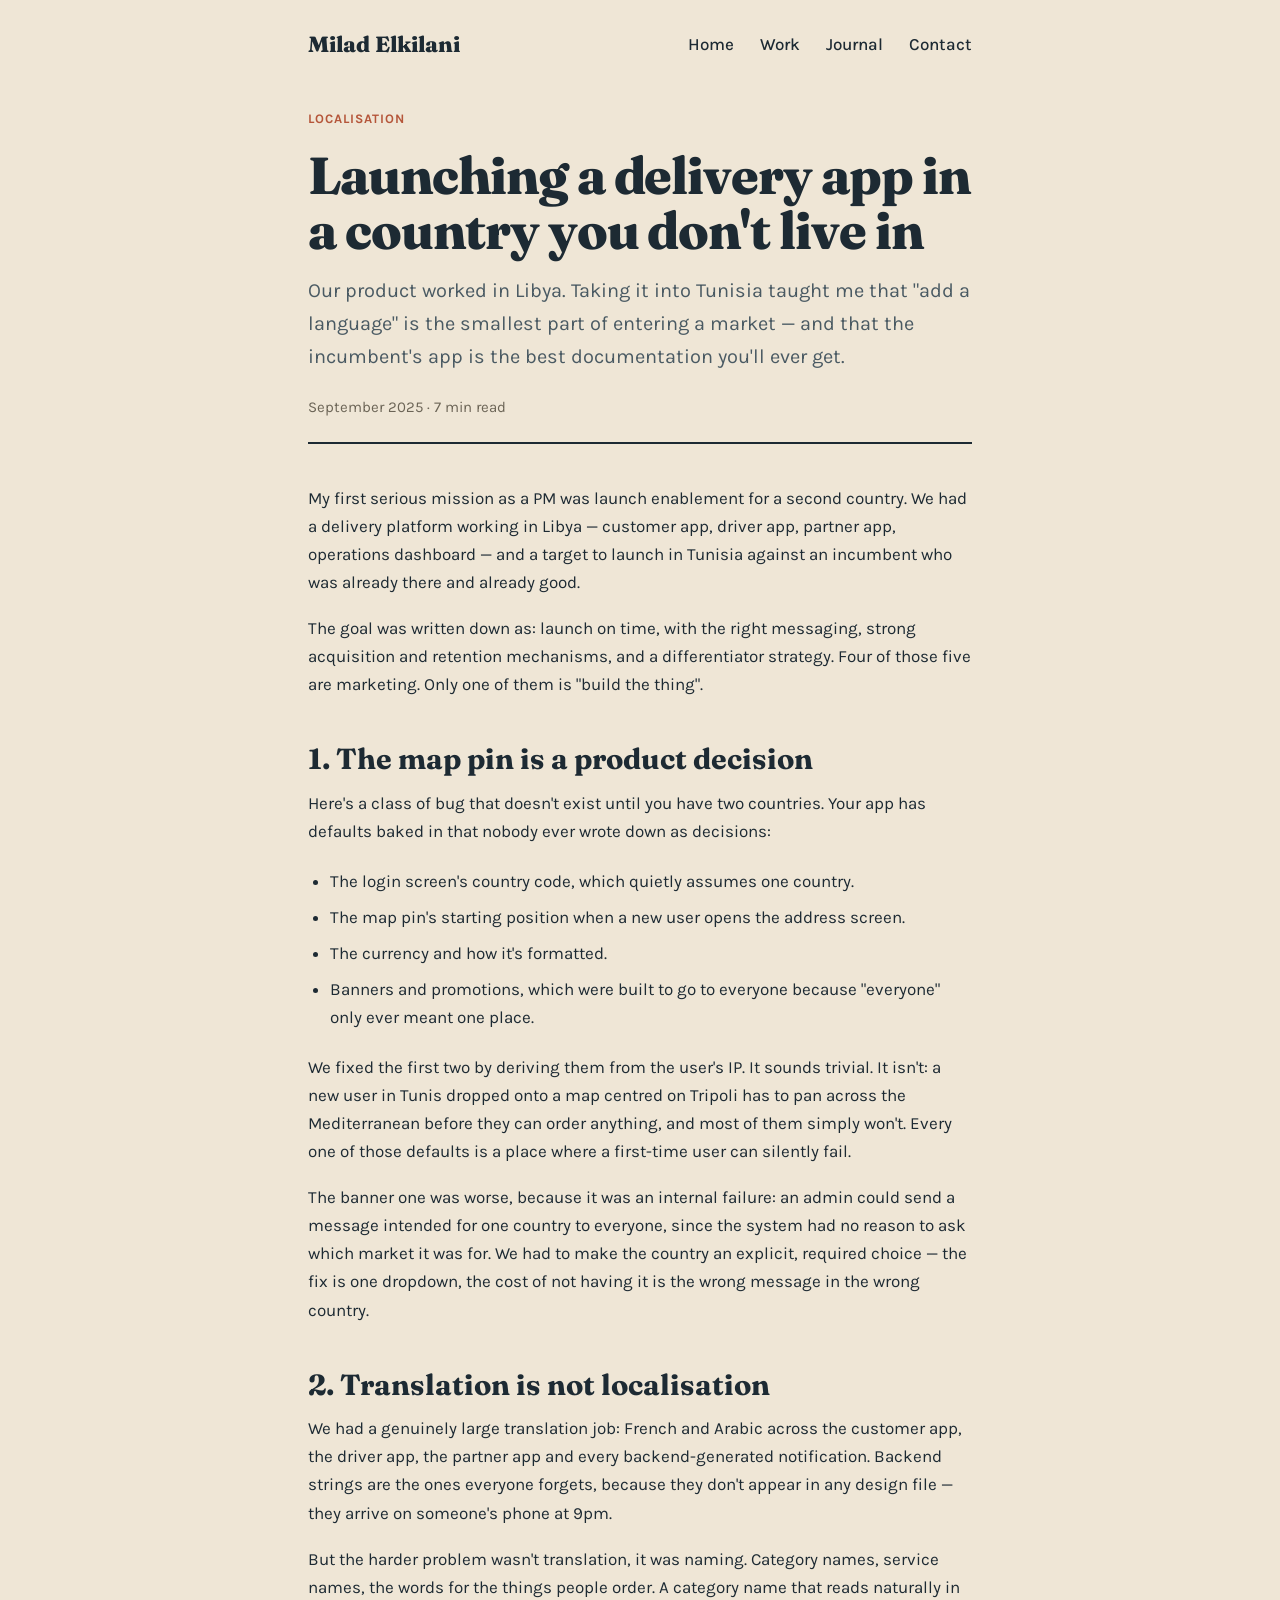
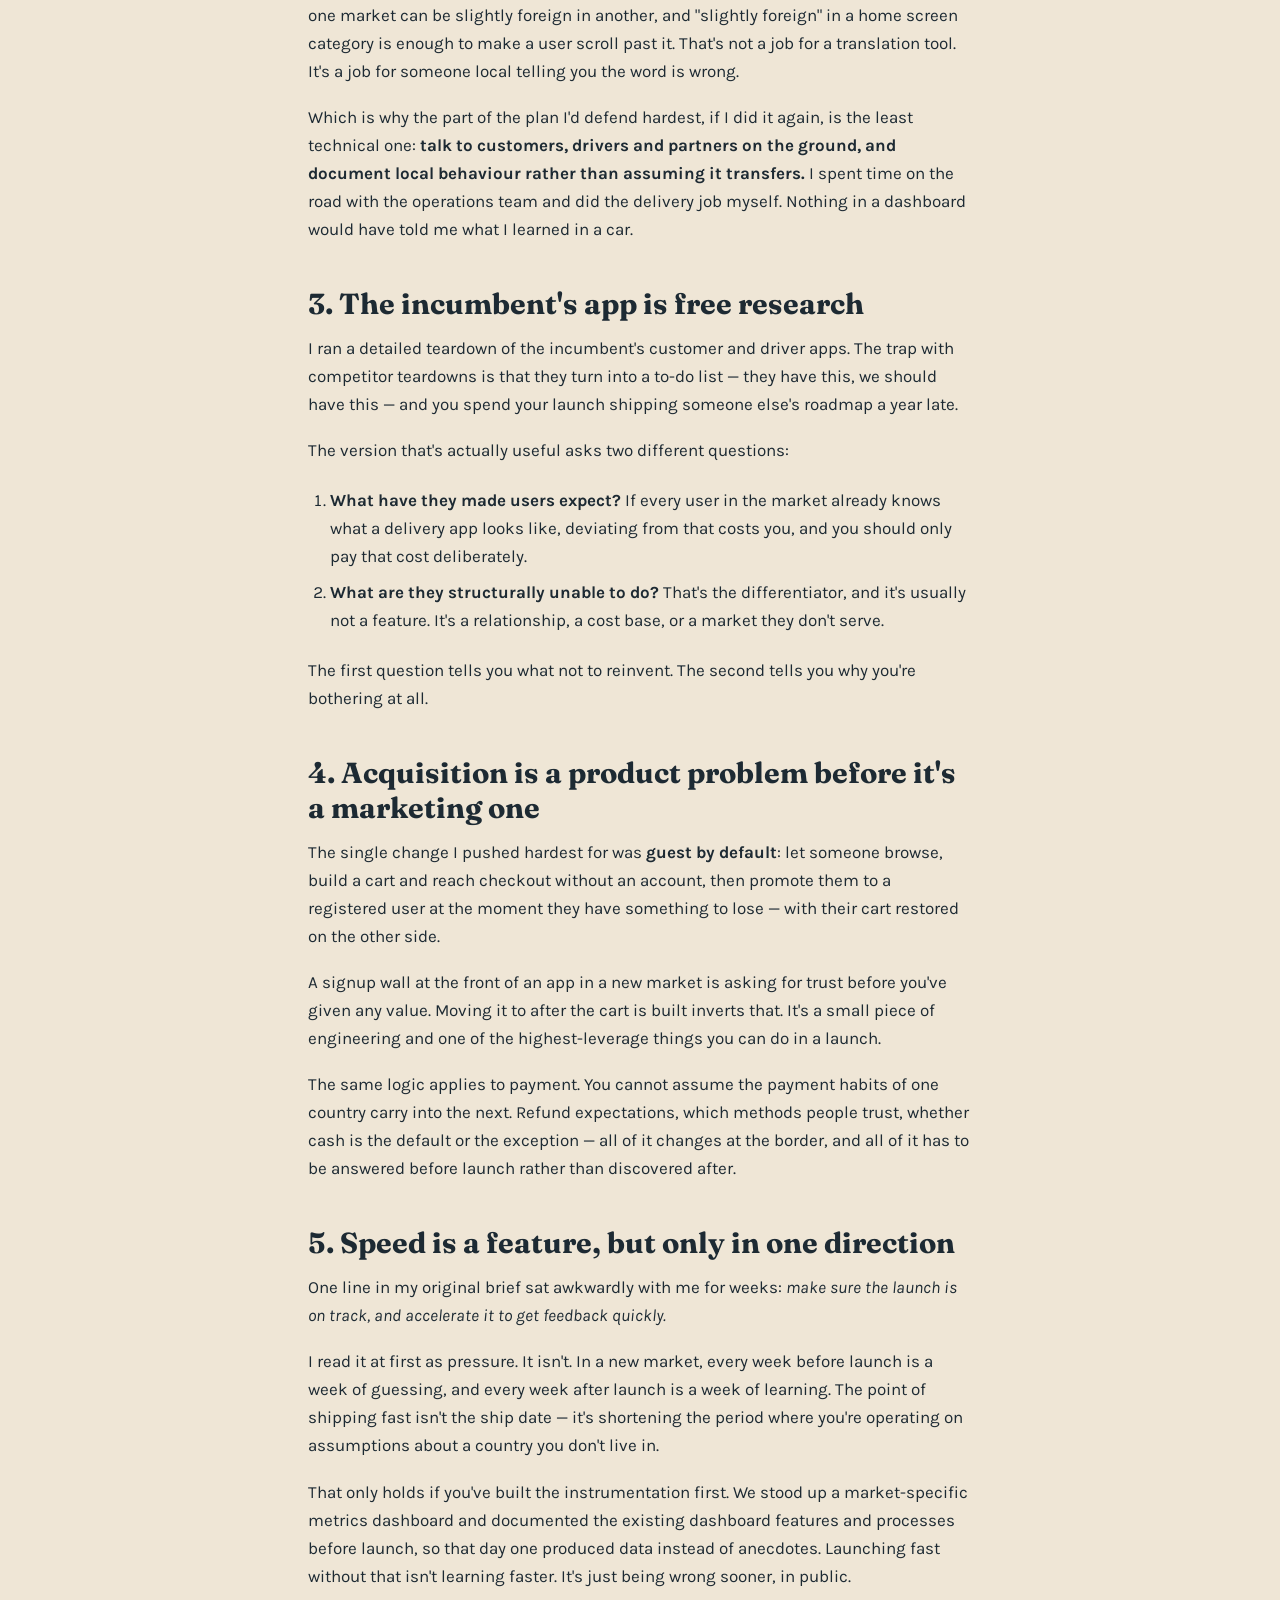
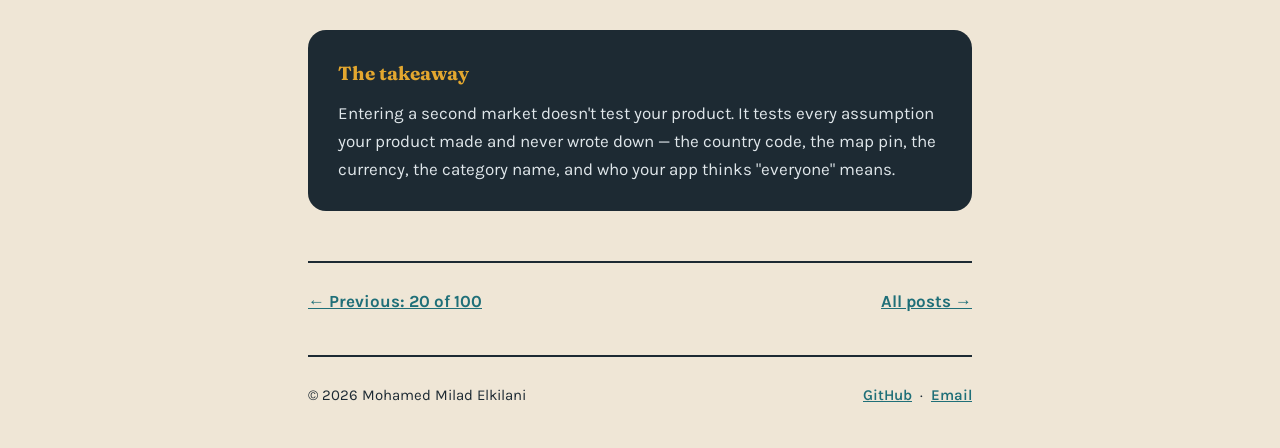
<file: posts/launching-in-tunisia.html>
<!DOCTYPE html>
<html lang="en">
<head>
<meta charset="UTF-8">
<meta name="viewport" content="width=device-width, initial-scale=1">
<title>Launching a delivery app in a country you don't live in — Milad Elkilani</title>
<meta name="description" content="Language, currency, map pins, payment habits and category names — everything that broke on the way into a second market.">
<link href="https://fonts.googleapis.com/css2?family=Fraunces:opsz,wght@9..144,400;9..144,600;9..144,800&family=Karla:wght@400;500;700&display=swap" rel="stylesheet">
<link rel="stylesheet" href="../style.css">
</head>
<body>
<div class="wrap narrow">

<nav>
  <a class="logo" href="../index.html">Milad Elkilani</a>
  <ul>
    <li><a href="../index.html">Home</a></li>
    <li><a href="../work.html">Work</a></li>
    <li><a href="../journal.html">Journal</a></li>
    <li><a href="../index.html#contact">Contact</a></li>
  </ul>
</nav>

<article class="post">
  <p class="kicker">Localisation</p>
  <h1>Launching a delivery app in a country you don't live in</h1>
  <p class="dek">Our product worked in Libya. Taking it into Tunisia taught me that "add a language" is the smallest part of entering a market — and that the incumbent's app is the best documentation you'll ever get.</p>
  <p class="byline">September 2025 · 7 min read</p>

  <p>My first serious mission as a PM was launch enablement for a second country. We had a delivery platform working in Libya — customer app, driver app, partner app, operations dashboard — and a target to launch in Tunisia against an incumbent who was already there and already good.</p>

  <p>The goal was written down as: launch on time, with the right messaging, strong acquisition and retention mechanisms, and a differentiator strategy. Four of those five are marketing. Only one of them is "build the thing".</p>

  <h2>1. The map pin is a product decision</h2>

  <p>Here's a class of bug that doesn't exist until you have two countries. Your app has defaults baked in that nobody ever wrote down as decisions:</p>

  <ul>
    <li>The login screen's country code, which quietly assumes one country.</li>
    <li>The map pin's starting position when a new user opens the address screen.</li>
    <li>The currency and how it's formatted.</li>
    <li>Banners and promotions, which were built to go to everyone because "everyone" only ever meant one place.</li>
  </ul>

  <p>We fixed the first two by deriving them from the user's IP. It sounds trivial. It isn't: a new user in Tunis dropped onto a map centred on Tripoli has to pan across the Mediterranean before they can order anything, and most of them simply won't. Every one of those defaults is a place where a first-time user can silently fail.</p>

  <p>The banner one was worse, because it was an internal failure: an admin could send a message intended for one country to everyone, since the system had no reason to ask which market it was for. We had to make the country an explicit, required choice — the fix is one dropdown, the cost of not having it is the wrong message in the wrong country.</p>

  <h2>2. Translation is not localisation</h2>

  <p>We had a genuinely large translation job: French and Arabic across the customer app, the driver app, the partner app and every backend-generated notification. Backend strings are the ones everyone forgets, because they don't appear in any design file — they arrive on someone's phone at 9pm.</p>

  <p>But the harder problem wasn't translation, it was naming. Category names, service names, the words for the things people order. A category name that reads naturally in one market can be slightly foreign in another, and "slightly foreign" in a home screen category is enough to make a user scroll past it. That's not a job for a translation tool. It's a job for someone local telling you the word is wrong.</p>

  <p>Which is why the part of the plan I'd defend hardest, if I did it again, is the least technical one: <b>talk to customers, drivers and partners on the ground, and document local behaviour rather than assuming it transfers.</b> I spent time on the road with the operations team and did the delivery job myself. Nothing in a dashboard would have told me what I learned in a car.</p>

  <h2>3. The incumbent's app is free research</h2>

  <p>I ran a detailed teardown of the incumbent's customer and driver apps. The trap with competitor teardowns is that they turn into a to-do list — they have this, we should have this — and you spend your launch shipping someone else's roadmap a year late.</p>

  <p>The version that's actually useful asks two different questions:</p>

  <ol>
    <li><b>What have they made users expect?</b> If every user in the market already knows what a delivery app looks like, deviating from that costs you, and you should only pay that cost deliberately.</li>
    <li><b>What are they structurally unable to do?</b> That's the differentiator, and it's usually not a feature. It's a relationship, a cost base, or a market they don't serve.</li>
  </ol>

  <p>The first question tells you what not to reinvent. The second tells you why you're bothering at all.</p>

  <h2>4. Acquisition is a product problem before it's a marketing one</h2>

  <p>The single change I pushed hardest for was <b>guest by default</b>: let someone browse, build a cart and reach checkout without an account, then promote them to a registered user at the moment they have something to lose — with their cart restored on the other side.</p>

  <p>A signup wall at the front of an app in a new market is asking for trust before you've given any value. Moving it to after the cart is built inverts that. It's a small piece of engineering and one of the highest-leverage things you can do in a launch.</p>

  <p>The same logic applies to payment. You cannot assume the payment habits of one country carry into the next. Refund expectations, which methods people trust, whether cash is the default or the exception — all of it changes at the border, and all of it has to be answered before launch rather than discovered after.</p>

  <h2>5. Speed is a feature, but only in one direction</h2>

  <p>One line in my original brief sat awkwardly with me for weeks: <i>make sure the launch is on track, and accelerate it to get feedback quickly.</i></p>

  <p>I read it at first as pressure. It isn't. In a new market, every week before launch is a week of guessing, and every week after launch is a week of learning. The point of shipping fast isn't the ship date — it's shortening the period where you're operating on assumptions about a country you don't live in.</p>

  <p>That only holds if you've built the instrumentation first. We stood up a market-specific metrics dashboard and documented the existing dashboard features and processes before launch, so that day one produced data instead of anecdotes. Launching fast without that isn't learning faster. It's just being wrong sooner, in public.</p>

  <div class="takeaway">
    <h3>The takeaway</h3>
    <p>Entering a second market doesn't test your product. It tests every assumption your product made and never wrote down — the country code, the map pin, the currency, the category name, and who your app thinks "everyone" means.</p>
  </div>

  <div class="postnav">
    <a href="prestoq-20-of-100.html">← Previous: 20 of 100</a>
    <a href="../journal.html">All posts →</a>
  </div>
</article>

<footer>
  <span>© 2026 Mohamed Milad Elkilani</span>
  <span><a href="https://github.com/mohamedmilad21">GitHub</a> &nbsp;·&nbsp; <a href="mailto:mohamedmilad2121@gmail.com">Email</a></span>
</footer>

</div>
</body>
</html>
</file>
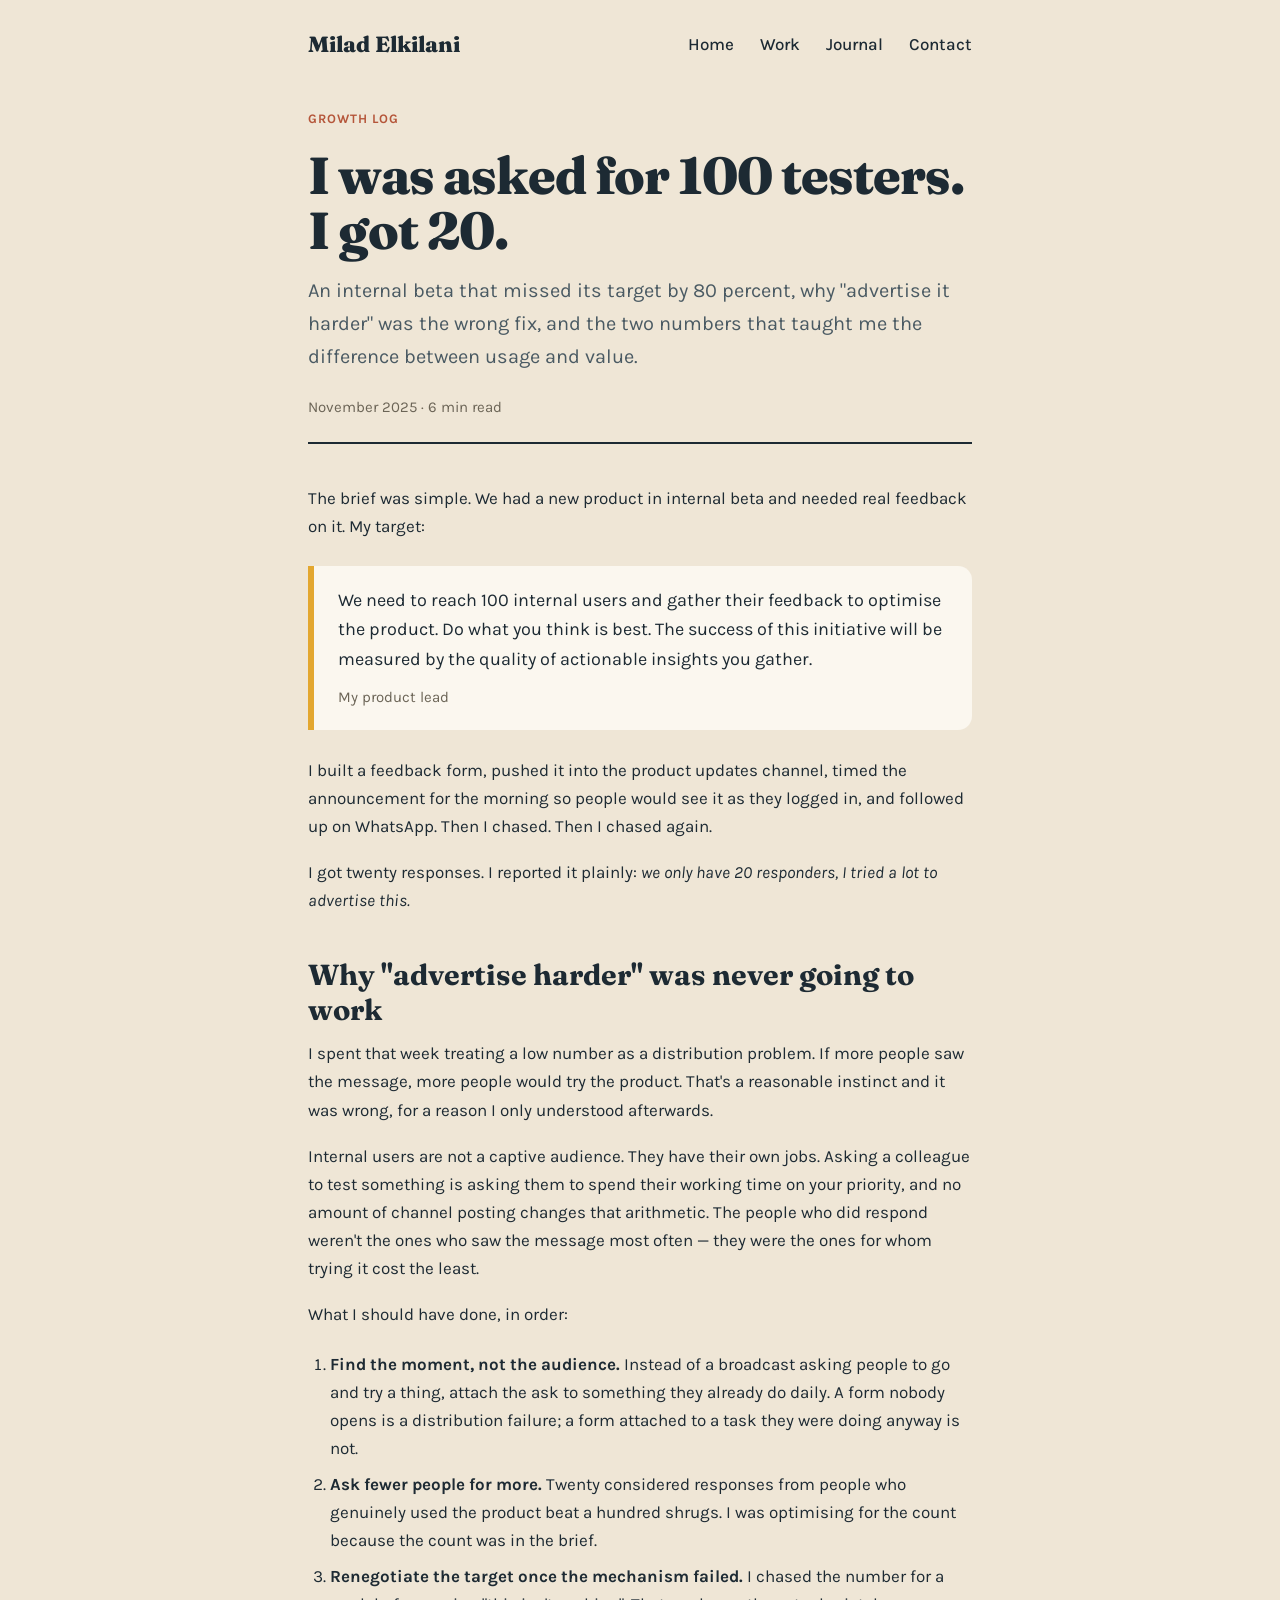
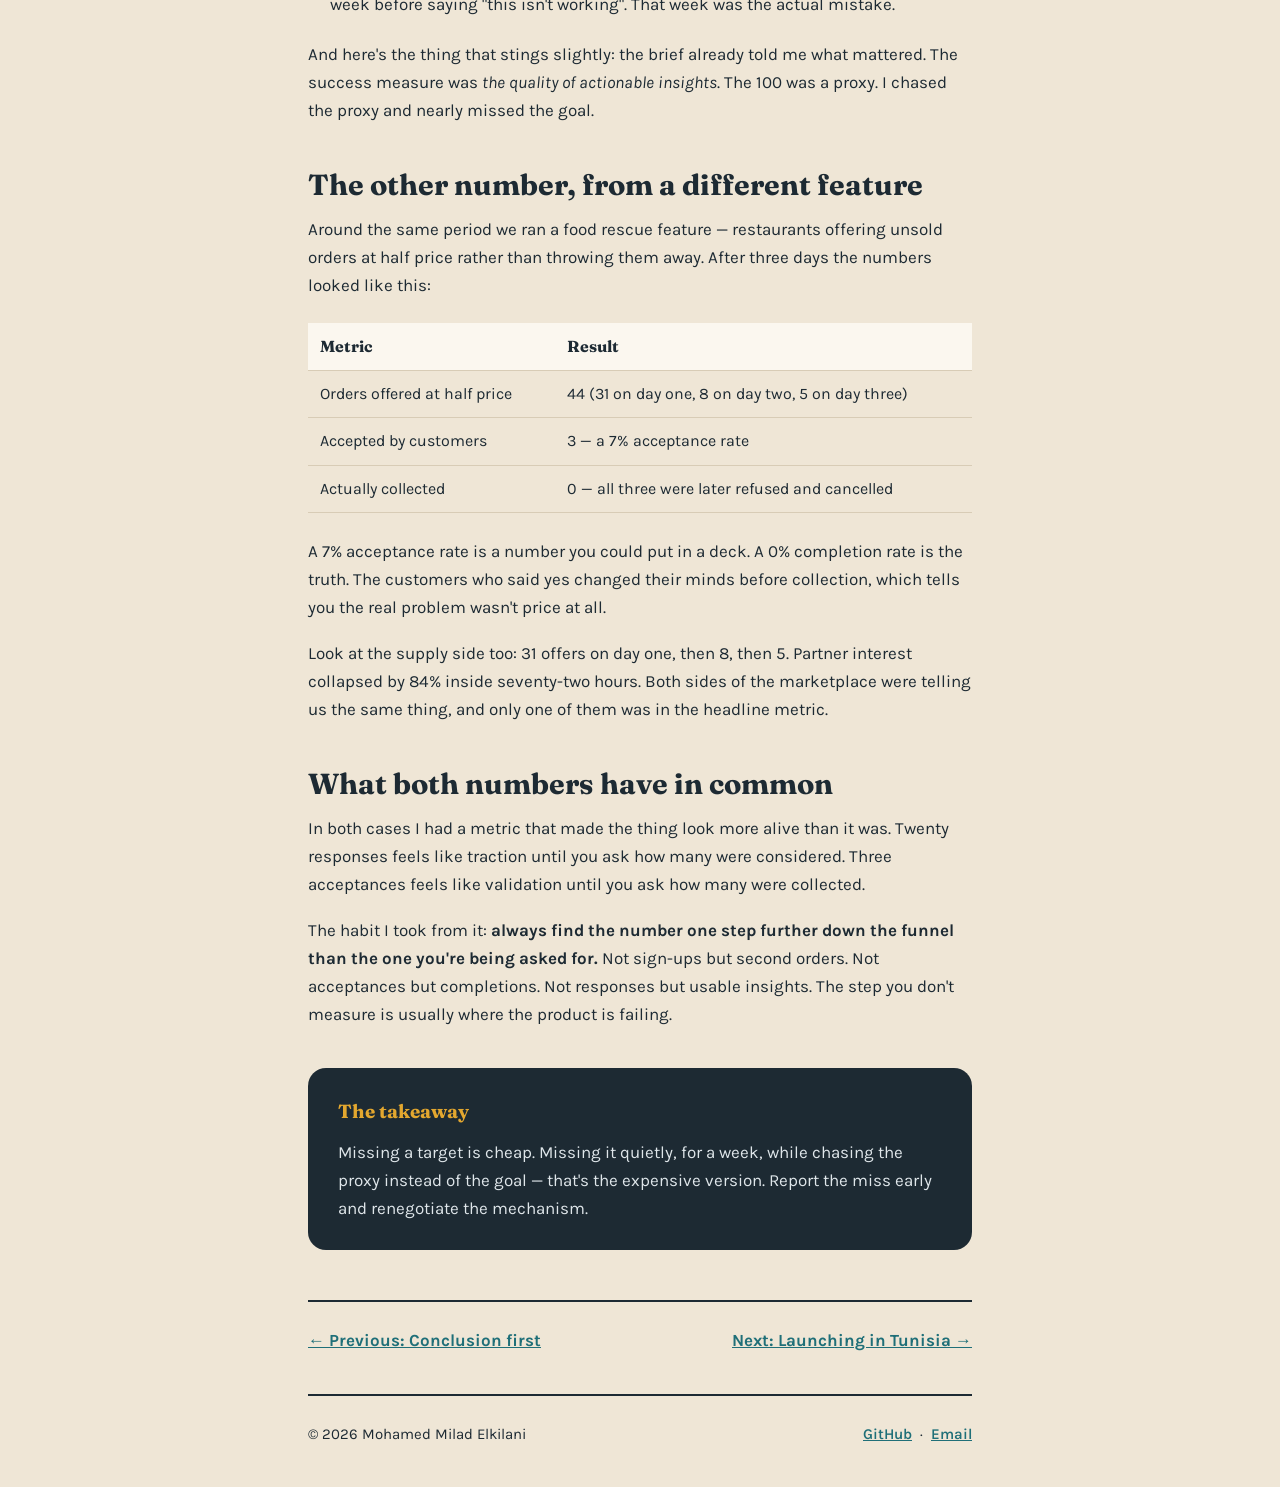
<file: posts/prestoq-20-of-100.html>
<!DOCTYPE html>
<html lang="en">
<head>
<meta charset="UTF-8">
<meta name="viewport" content="width=device-width, initial-scale=1">
<title>I was asked for 100 testers. I got 20. — Milad Elkilani</title>
<meta name="description" content="An internal beta that missed its target by 80%, why advertising harder was the wrong fix, and what I'd do differently.">
<link href="https://fonts.googleapis.com/css2?family=Fraunces:opsz,wght@9..144,400;9..144,600;9..144,800&family=Karla:wght@400;500;700&display=swap" rel="stylesheet">
<link rel="stylesheet" href="../style.css">
</head>
<body>
<div class="wrap narrow">

<nav>
  <a class="logo" href="../index.html">Milad Elkilani</a>
  <ul>
    <li><a href="../index.html">Home</a></li>
    <li><a href="../work.html">Work</a></li>
    <li><a href="../journal.html">Journal</a></li>
    <li><a href="../index.html#contact">Contact</a></li>
  </ul>
</nav>

<article class="post">
  <p class="kicker">Growth log</p>
  <h1>I was asked for 100 testers. I got 20.</h1>
  <p class="dek">An internal beta that missed its target by 80 percent, why "advertise it harder" was the wrong fix, and the two numbers that taught me the difference between usage and value.</p>
  <p class="byline">November 2025 · 6 min read</p>

  <p>The brief was simple. We had a new product in internal beta and needed real feedback on it. My target:</p>

  <blockquote>
    We need to reach 100 internal users and gather their feedback to optimise the product. Do what you think is best. The success of this initiative will be measured by the quality of actionable insights you gather.
    <cite>My product lead</cite>
  </blockquote>

  <p>I built a feedback form, pushed it into the product updates channel, timed the announcement for the morning so people would see it as they logged in, and followed up on WhatsApp. Then I chased. Then I chased again.</p>

  <p>I got twenty responses. I reported it plainly: <i>we only have 20 responders, I tried a lot to advertise this.</i></p>

  <h2>Why "advertise harder" was never going to work</h2>

  <p>I spent that week treating a low number as a distribution problem. If more people saw the message, more people would try the product. That's a reasonable instinct and it was wrong, for a reason I only understood afterwards.</p>

  <p>Internal users are not a captive audience. They have their own jobs. Asking a colleague to test something is asking them to spend their working time on your priority, and no amount of channel posting changes that arithmetic. The people who did respond weren't the ones who saw the message most often — they were the ones for whom trying it cost the least.</p>

  <p>What I should have done, in order:</p>

  <ol>
    <li><b>Find the moment, not the audience.</b> Instead of a broadcast asking people to go and try a thing, attach the ask to something they already do daily. A form nobody opens is a distribution failure; a form attached to a task they were doing anyway is not.</li>
    <li><b>Ask fewer people for more.</b> Twenty considered responses from people who genuinely used the product beat a hundred shrugs. I was optimising for the count because the count was in the brief.</li>
    <li><b>Renegotiate the target once the mechanism failed.</b> I chased the number for a week before saying "this isn't working". That week was the actual mistake.</li>
  </ol>

  <p>And here's the thing that stings slightly: the brief already told me what mattered. The success measure was <i>the quality of actionable insights</i>. The 100 was a proxy. I chased the proxy and nearly missed the goal.</p>

  <h2>The other number, from a different feature</h2>

  <p>Around the same period we ran a food rescue feature — restaurants offering unsold orders at half price rather than throwing them away. After three days the numbers looked like this:</p>

  <table>
    <tr><th>Metric</th><th>Result</th></tr>
    <tr><td>Orders offered at half price</td><td>44 (31 on day one, 8 on day two, 5 on day three)</td></tr>
    <tr><td>Accepted by customers</td><td>3 — a 7% acceptance rate</td></tr>
    <tr><td>Actually collected</td><td>0 — all three were later refused and cancelled</td></tr>
  </table>

  <p>A 7% acceptance rate is a number you could put in a deck. A 0% completion rate is the truth. The customers who said yes changed their minds before collection, which tells you the real problem wasn't price at all.</p>

  <p>Look at the supply side too: 31 offers on day one, then 8, then 5. Partner interest collapsed by 84% inside seventy-two hours. Both sides of the marketplace were telling us the same thing, and only one of them was in the headline metric.</p>

  <h2>What both numbers have in common</h2>

  <p>In both cases I had a metric that made the thing look more alive than it was. Twenty responses feels like traction until you ask how many were considered. Three acceptances feels like validation until you ask how many were collected.</p>

  <p>The habit I took from it: <b>always find the number one step further down the funnel than the one you're being asked for.</b> Not sign-ups but second orders. Not acceptances but completions. Not responses but usable insights. The step you don't measure is usually where the product is failing.</p>

  <div class="takeaway">
    <h3>The takeaway</h3>
    <p>Missing a target is cheap. Missing it quietly, for a week, while chasing the proxy instead of the goal — that's the expensive version. Report the miss early and renegotiate the mechanism.</p>
  </div>

  <div class="postnav">
    <a href="conclusion-first.html">← Previous: Conclusion first</a>
    <a href="launching-in-tunisia.html">Next: Launching in Tunisia →</a>
  </div>
</article>

<footer>
  <span>© 2026 Mohamed Milad Elkilani</span>
  <span><a href="https://github.com/mohamedmilad21">GitHub</a> &nbsp;·&nbsp; <a href="mailto:mohamedmilad2121@gmail.com">Email</a></span>
</footer>

</div>
</body>
</html>
</file>
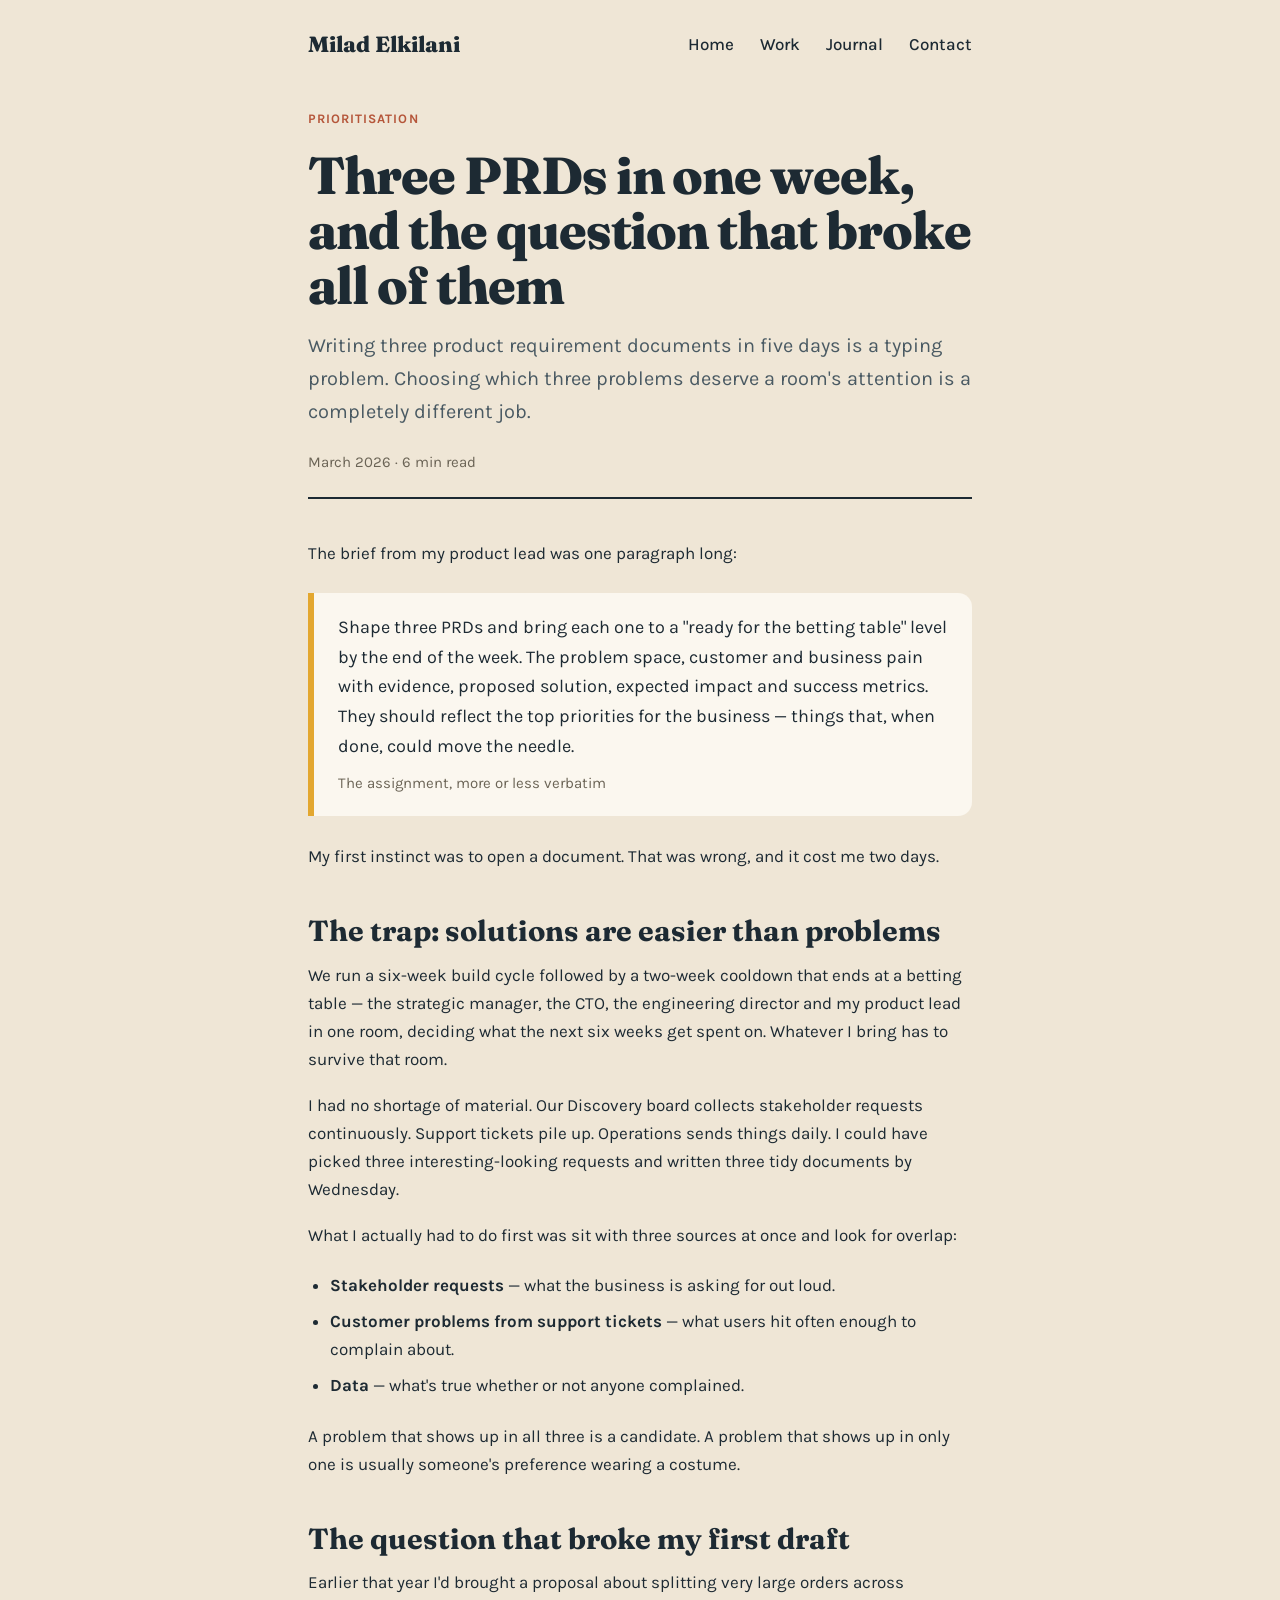
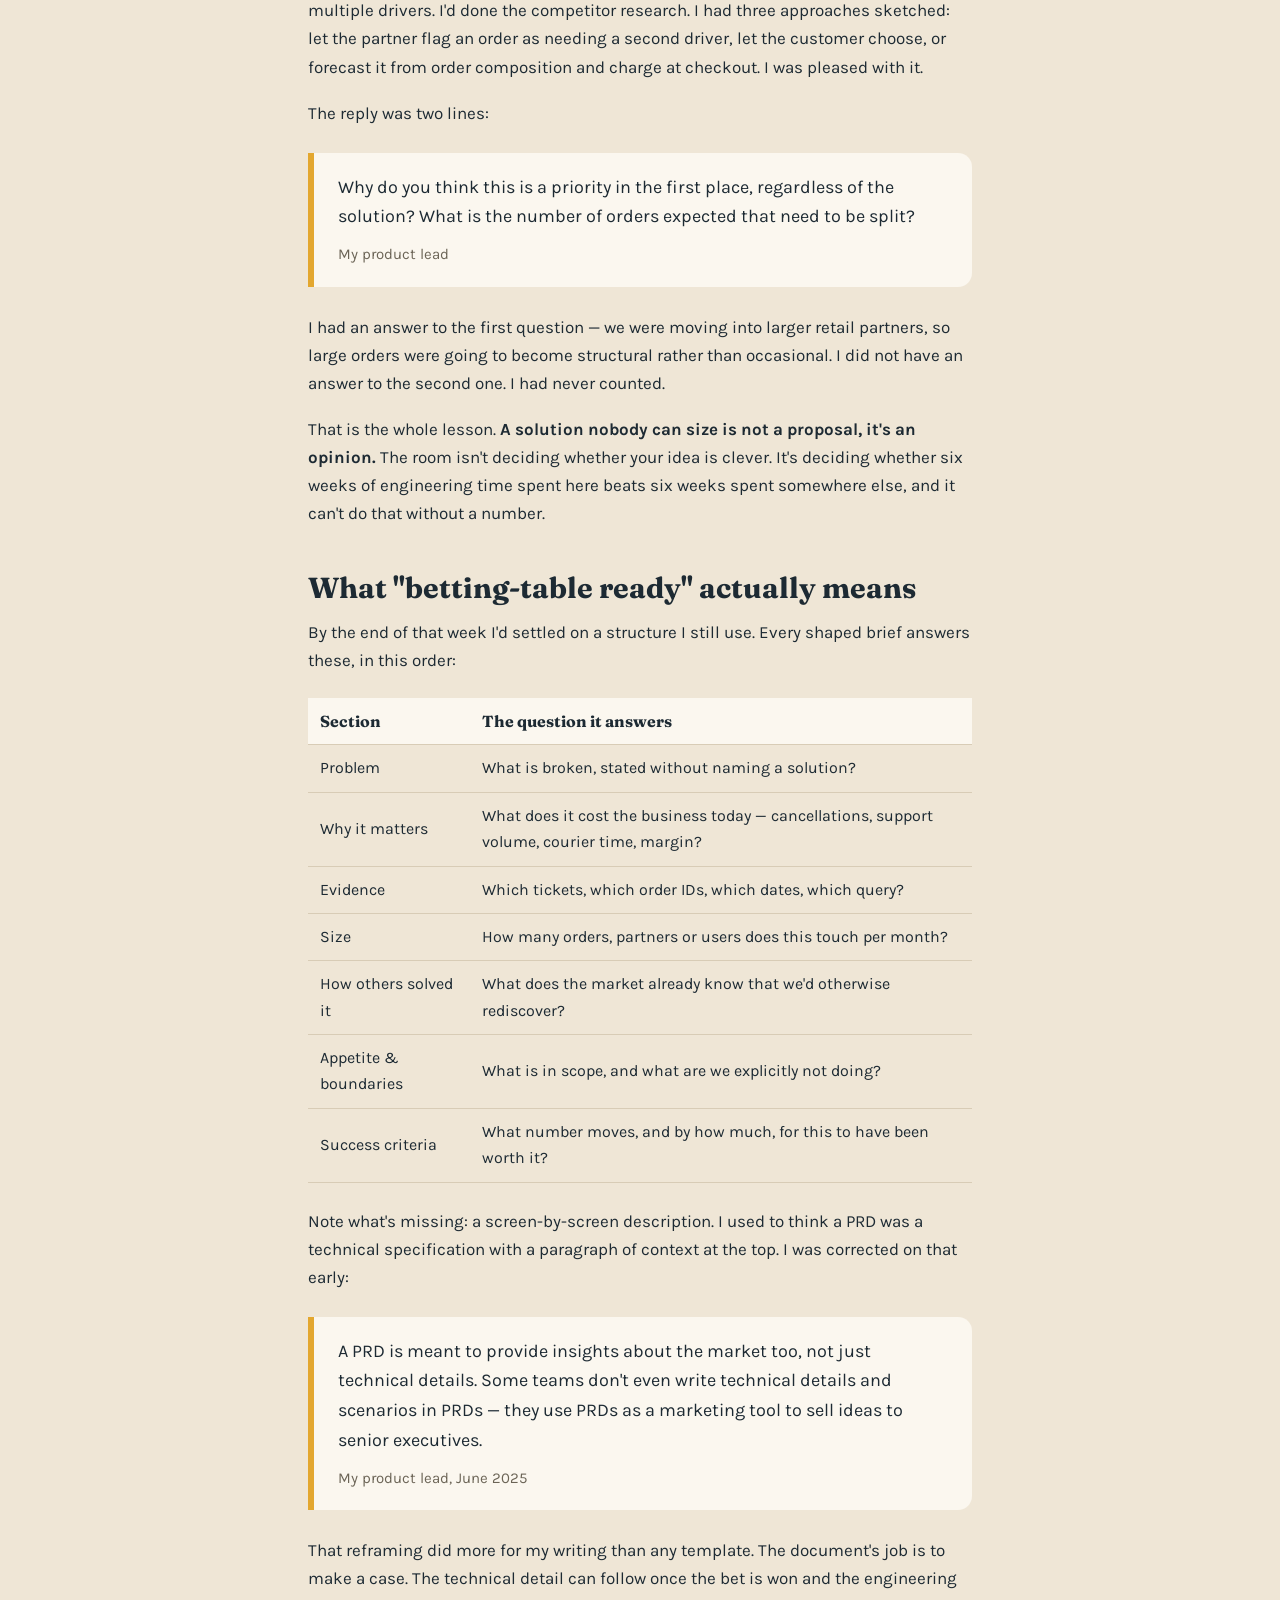
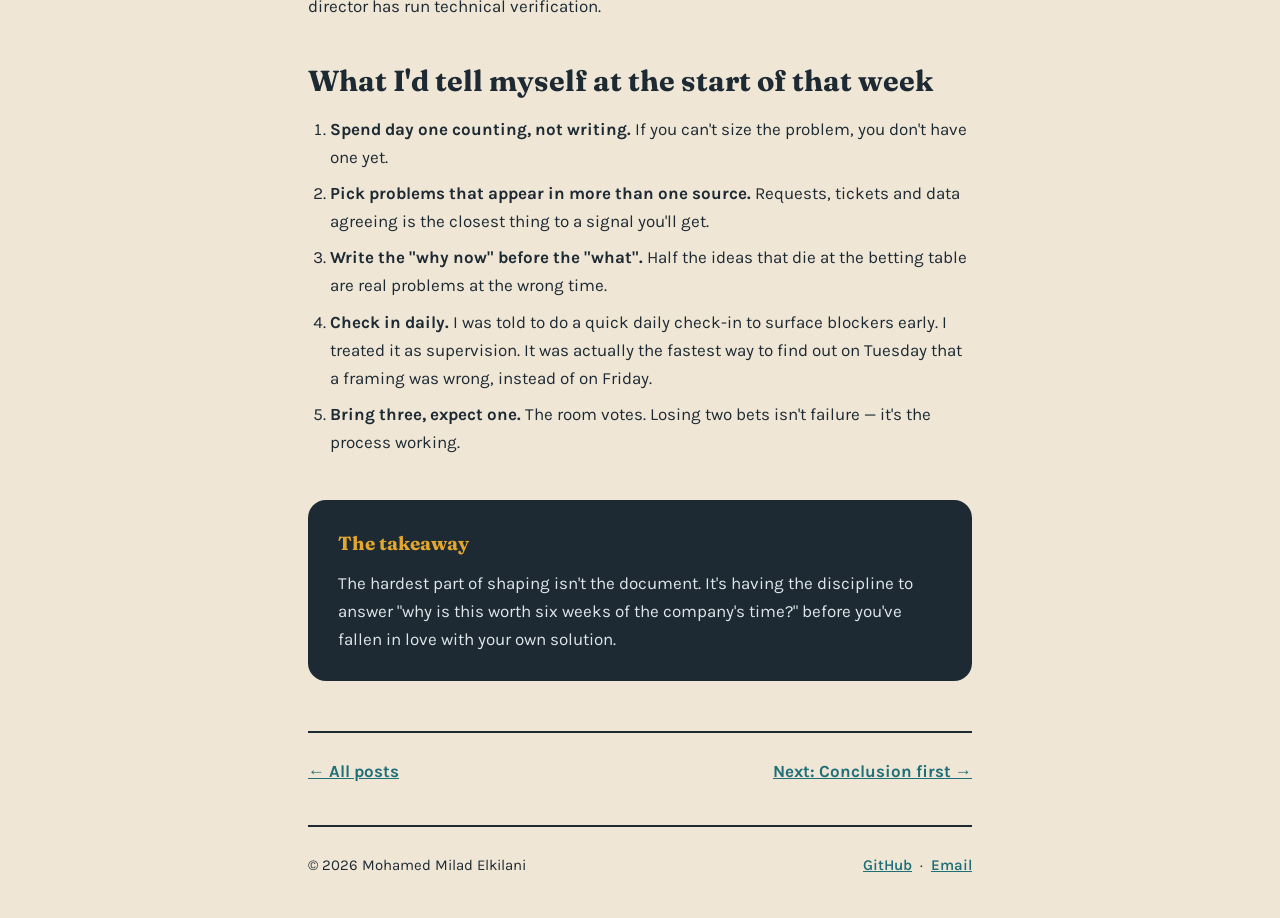
<file: posts/three-prds-in-one-week.html>
<!DOCTYPE html>
<html lang="en">
<head>
<meta charset="UTF-8">
<meta name="viewport" content="width=device-width, initial-scale=1">
<title>Three PRDs in one week — Milad Elkilani</title>
<meta name="description" content="My lead asked for three betting-table-ready PRDs in five days. Writing them was the easy part.">
<link href="https://fonts.googleapis.com/css2?family=Fraunces:opsz,wght@9..144,400;9..144,600;9..144,800&family=Karla:wght@400;500;700&display=swap" rel="stylesheet">
<link rel="stylesheet" href="../style.css">
</head>
<body>
<div class="wrap narrow">

<nav>
  <a class="logo" href="../index.html">Milad Elkilani</a>
  <ul>
    <li><a href="../index.html">Home</a></li>
    <li><a href="../work.html">Work</a></li>
    <li><a href="../journal.html">Journal</a></li>
    <li><a href="../index.html#contact">Contact</a></li>
  </ul>
</nav>

<article class="post">
  <p class="kicker">Prioritisation</p>
  <h1>Three PRDs in one week, and the question that broke all of them</h1>
  <p class="dek">Writing three product requirement documents in five days is a typing problem. Choosing which three problems deserve a room's attention is a completely different job.</p>
  <p class="byline">March 2026 · 6 min read</p>

  <p>The brief from my product lead was one paragraph long:</p>

  <blockquote>
    Shape three PRDs and bring each one to a "ready for the betting table" level by the end of the week. The problem space, customer and business pain with evidence, proposed solution, expected impact and success metrics. They should reflect the top priorities for the business — things that, when done, could move the needle.
    <cite>The assignment, more or less verbatim</cite>
  </blockquote>

  <p>My first instinct was to open a document. That was wrong, and it cost me two days.</p>

  <h2>The trap: solutions are easier than problems</h2>

  <p>We run a six-week build cycle followed by a two-week cooldown that ends at a betting table — the strategic manager, the CTO, the engineering director and my product lead in one room, deciding what the next six weeks get spent on. Whatever I bring has to survive that room.</p>

  <p>I had no shortage of material. Our Discovery board collects stakeholder requests continuously. Support tickets pile up. Operations sends things daily. I could have picked three interesting-looking requests and written three tidy documents by Wednesday.</p>

  <p>What I actually had to do first was sit with three sources at once and look for overlap:</p>

  <ul>
    <li><b>Stakeholder requests</b> — what the business is asking for out loud.</li>
    <li><b>Customer problems from support tickets</b> — what users hit often enough to complain about.</li>
    <li><b>Data</b> — what's true whether or not anyone complained.</li>
  </ul>

  <p>A problem that shows up in all three is a candidate. A problem that shows up in only one is usually someone's preference wearing a costume.</p>

  <h2>The question that broke my first draft</h2>

  <p>Earlier that year I'd brought a proposal about splitting very large orders across multiple drivers. I'd done the competitor research. I had three approaches sketched: let the partner flag an order as needing a second driver, let the customer choose, or forecast it from order composition and charge at checkout. I was pleased with it.</p>

  <p>The reply was two lines:</p>

  <blockquote>
    Why do you think this is a priority in the first place, regardless of the solution? What is the number of orders expected that need to be split?
    <cite>My product lead</cite>
  </blockquote>

  <p>I had an answer to the first question — we were moving into larger retail partners, so large orders were going to become structural rather than occasional. I did not have an answer to the second one. I had never counted.</p>

  <p>That is the whole lesson. <b>A solution nobody can size is not a proposal, it's an opinion.</b> The room isn't deciding whether your idea is clever. It's deciding whether six weeks of engineering time spent here beats six weeks spent somewhere else, and it can't do that without a number.</p>

  <h2>What "betting-table ready" actually means</h2>

  <p>By the end of that week I'd settled on a structure I still use. Every shaped brief answers these, in this order:</p>

  <table>
    <tr><th>Section</th><th>The question it answers</th></tr>
    <tr><td>Problem</td><td>What is broken, stated without naming a solution?</td></tr>
    <tr><td>Why it matters</td><td>What does it cost the business today — cancellations, support volume, courier time, margin?</td></tr>
    <tr><td>Evidence</td><td>Which tickets, which order IDs, which dates, which query?</td></tr>
    <tr><td>Size</td><td>How many orders, partners or users does this touch per month?</td></tr>
    <tr><td>How others solved it</td><td>What does the market already know that we'd otherwise rediscover?</td></tr>
    <tr><td>Appetite &amp; boundaries</td><td>What is in scope, and what are we explicitly not doing?</td></tr>
    <tr><td>Success criteria</td><td>What number moves, and by how much, for this to have been worth it?</td></tr>
  </table>

  <p>Note what's missing: a screen-by-screen description. I used to think a PRD was a technical specification with a paragraph of context at the top. I was corrected on that early:</p>

  <blockquote>
    A PRD is meant to provide insights about the market too, not just technical details. Some teams don't even write technical details and scenarios in PRDs — they use PRDs as a marketing tool to sell ideas to senior executives.
    <cite>My product lead, June 2025</cite>
  </blockquote>

  <p>That reframing did more for my writing than any template. The document's job is to make a case. The technical detail can follow once the bet is won and the engineering director has run technical verification.</p>

  <h2>What I'd tell myself at the start of that week</h2>

  <ol>
    <li><b>Spend day one counting, not writing.</b> If you can't size the problem, you don't have one yet.</li>
    <li><b>Pick problems that appear in more than one source.</b> Requests, tickets and data agreeing is the closest thing to a signal you'll get.</li>
    <li><b>Write the "why now" before the "what".</b> Half the ideas that die at the betting table are real problems at the wrong time.</li>
    <li><b>Check in daily.</b> I was told to do a quick daily check-in to surface blockers early. I treated it as supervision. It was actually the fastest way to find out on Tuesday that a framing was wrong, instead of on Friday.</li>
    <li><b>Bring three, expect one.</b> The room votes. Losing two bets isn't failure — it's the process working.</li>
  </ol>

  <div class="takeaway">
    <h3>The takeaway</h3>
    <p>The hardest part of shaping isn't the document. It's having the discipline to answer "why is this worth six weeks of the company's time?" before you've fallen in love with your own solution.</p>
  </div>

  <div class="postnav">
    <a href="../journal.html">← All posts</a>
    <a href="conclusion-first.html">Next: Conclusion first →</a>
  </div>
</article>

<footer>
  <span>© 2026 Mohamed Milad Elkilani</span>
  <span><a href="https://github.com/mohamedmilad21">GitHub</a> &nbsp;·&nbsp; <a href="mailto:mohamedmilad2121@gmail.com">Email</a></span>
</footer>

</div>
</body>
</html>
</file>
<file: style.css>
/* Milad Elkilani — The PM Journal */
:root{
  --sand:#EFE6D6;
  --ink:#1D2A33;
  --sea:#1F6F78;
  --sun:#E3A72F;
  --clay:#B5563A;
  --paper:#FBF7EF;
  --muted:#6b6456;
  --dash:#d8ccb6;
}
*{box-sizing:border-box;margin:0;padding:0}
html{scroll-behavior:smooth}
body{background:var(--sand);color:var(--ink);font-family:Karla,-apple-system,BlinkMacSystemFont,"Segoe UI",sans-serif;font-size:17px;line-height:1.65;-webkit-font-smoothing:antialiased}
a{color:inherit}
img{max-width:100%}
:focus-visible{outline:3px solid var(--sea);outline-offset:3px}
.wrap{max-width:1080px;margin:0 auto;padding:0 28px}
.narrow{max-width:720px}

/* nav */
nav{display:flex;justify-content:space-between;align-items:center;padding:26px 0;flex-wrap:wrap;gap:12px}
.logo{font-family:Fraunces,Georgia,serif;font-weight:800;font-size:22px;text-decoration:none}
nav ul{display:flex;gap:26px;list-style:none;font-weight:500;flex-wrap:wrap}
nav ul a{text-decoration:none}
nav ul a:hover,nav ul a[aria-current="page"]{color:var(--sea)}
nav ul a[aria-current="page"]{border-bottom:2px solid var(--sun)}

/* hero */
.hero{display:grid;grid-template-columns:1.2fr .8fr;gap:48px;align-items:end;padding:56px 0 72px}
.hero h1{font-family:Fraunces,Georgia,serif;font-weight:800;font-size:clamp(40px,6vw,74px);line-height:1.02;letter-spacing:-.02em}
.hero .kicker{font-weight:700;color:var(--clay);letter-spacing:.08em;text-transform:uppercase;font-size:13px;margin-bottom:18px}
.hero p{margin-top:22px;max-width:50ch;font-size:19px}
.btns{display:flex;gap:12px;flex-wrap:wrap;margin-top:28px}
.cta{display:inline-block;background:var(--ink);color:var(--paper);padding:14px 24px;border-radius:40px;text-decoration:none;font-weight:700}
.cta:hover{background:var(--sea)}
.cta.ghost{background:transparent;color:var(--ink);border:2px solid var(--ink)}
.cta.ghost:hover{background:var(--ink);color:var(--paper)}
.now{background:var(--paper);border-left:6px solid var(--sun);padding:24px 26px;border-radius:0 14px 14px 0}
.now h2{font-family:Fraunces,Georgia,serif;font-size:22px;margin-bottom:10px}
.now li{list-style:none;padding:7px 0;border-bottom:1px dashed var(--dash);font-size:16px}
.now li:last-of-type{border:0}
.now small{display:block;margin-top:12px;color:var(--muted)}

/* stat strip */
.stats{display:grid;grid-template-columns:repeat(4,1fr);gap:24px;padding:0 0 72px}
.stat{border-top:3px solid var(--ink);padding-top:14px}
.stat b{display:block;font-family:Fraunces,Georgia,serif;font-size:38px;line-height:1}
.stat span{font-size:15px;color:var(--muted)}

/* skill tree */
.tree{background:var(--ink);color:var(--paper);border-radius:28px;padding:56px 48px}
.tree h2{font-family:Fraunces,Georgia,serif;font-size:clamp(30px,4vw,40px);line-height:1.1}
.tree .intro{margin-top:10px;max-width:58ch;color:#c9d3d8}
.branches{margin-top:40px;display:grid;grid-template-columns:repeat(3,1fr);gap:34px 40px}
.skill h3{font-family:Fraunces,Georgia,serif;font-weight:600;font-size:21px;display:flex;justify-content:space-between;align-items:baseline;gap:10px}
.skill h3 span{font-family:Karla,sans-serif;font-size:13px;color:var(--sun);font-weight:700;white-space:nowrap}
.rings{display:flex;gap:6px;margin:12px 0 10px}
.rings i{width:100%;height:10px;border-radius:5px;background:#34444f}
.rings i.on{background:var(--sun)}
.rings i.grow{background:repeating-linear-gradient(45deg,var(--sea) 0 5px,#34444f 5px 10px)}
.skill p{font-size:15px;color:#c9d3d8}
.skill em{display:block;margin-top:8px;font-size:14px;color:#93a3ac;font-style:normal}
.legend{margin-top:40px;display:flex;gap:26px;font-size:14px;color:#c9d3d8;flex-wrap:wrap}
.legend b{display:inline-block;width:22px;height:10px;border-radius:5px;margin-right:8px;vertical-align:middle}

/* section headers */
.sec{padding:84px 0 40px}
.sec header{display:flex;justify-content:space-between;align-items:baseline;margin-bottom:28px;gap:20px;flex-wrap:wrap}
.sec h2{font-family:Fraunces,Georgia,serif;font-size:clamp(30px,4vw,40px)}
.sec header a{font-weight:700;color:var(--sea)}

/* post list */
.list article{display:grid;grid-template-columns:120px 1fr 160px;gap:24px;padding:26px 0;border-top:2px solid var(--ink)}
.list time{font-weight:700;color:var(--clay)}
.list h3{font-family:Fraunces,Georgia,serif;font-size:25px;line-height:1.2}
.list h3 a{text-decoration:none}
.list h3 a:hover{color:var(--sea)}
.list p{margin-top:6px;max-width:62ch}
.tag{justify-self:end;align-self:start;background:var(--paper);border-radius:40px;padding:4px 14px;font-size:14px;font-weight:700;color:var(--sea);white-space:nowrap}

/* timeline */
.tl{border-left:3px solid var(--ink);margin-left:8px;padding-left:0}
.tl .item{position:relative;padding:0 0 40px 34px}
.tl .item::before{content:"";position:absolute;left:-9px;top:7px;width:15px;height:15px;border-radius:50%;background:var(--sun);border:3px solid var(--sand)}
.tl .when{font-weight:700;color:var(--clay);font-size:15px}
.tl h3{font-family:Fraunces,Georgia,serif;font-size:24px;margin:4px 0 8px}
.tl p{max-width:66ch}
.tl ul{margin:10px 0 0 20px}
.tl li{padding:3px 0;max-width:64ch}

/* cards / boxes */
.shelf{display:grid;grid-template-columns:1fr 1fr;gap:28px;padding:40px 0 90px}
.box{background:var(--paper);border-radius:22px;padding:34px}
.box h2{font-family:Fraunces,Georgia,serif;font-size:30px;margin-bottom:10px}
.box.hire{background:var(--sea);color:var(--paper)}
.box.hire a{display:inline-block;margin-top:18px;background:var(--sun);color:var(--ink);padding:12px 22px;border-radius:40px;text-decoration:none;font-weight:700}
.book{padding:10px 0;border-bottom:1px dashed var(--dash)}
.book:last-child{border:0}
.book b{font-family:Fraunces,Georgia,serif}

.grid3{display:grid;grid-template-columns:repeat(3,1fr);gap:24px}
.card{background:var(--paper);border-radius:18px;padding:26px}
.card h3{font-family:Fraunces,Georgia,serif;font-size:21px;margin-bottom:8px}
.card p{font-size:15px}
.card .meta{display:block;margin-top:12px;font-size:14px;color:var(--muted)}

/* article page */
.post{padding:20px 0 40px}
.post .kicker{font-weight:700;color:var(--clay);letter-spacing:.08em;text-transform:uppercase;font-size:13px}
.post h1{font-family:Fraunces,Georgia,serif;font-weight:800;font-size:clamp(34px,5vw,52px);line-height:1.06;margin:14px 0 16px;letter-spacing:-.02em}
.post .dek{font-size:20px;color:#4a5a63;max-width:60ch}
.post .byline{margin:22px 0 40px;padding-bottom:22px;border-bottom:2px solid var(--ink);font-size:15px;color:var(--muted)}
.post h2{font-family:Fraunces,Georgia,serif;font-size:29px;margin:44px 0 12px;line-height:1.2}
.post h3{font-family:Fraunces,Georgia,serif;font-size:22px;margin:30px 0 8px}
.post p{margin:0 0 18px}
.post ul,.post ol{margin:0 0 18px 22px}
.post li{padding:4px 0}
.post blockquote{background:var(--paper);border-left:6px solid var(--sun);padding:20px 24px;border-radius:0 14px 14px 0;margin:26px 0;font-size:18px}
.post blockquote cite{display:block;margin-top:10px;font-size:15px;color:var(--muted);font-style:normal}
.post .takeaway{background:var(--ink);color:var(--paper);border-radius:18px;padding:28px 30px;margin:40px 0}
.post .takeaway h3{color:var(--sun);margin:0 0 10px;font-size:19px}
.post .takeaway p{margin:0;color:#dfe6ea}
.post table{width:100%;border-collapse:collapse;margin:24px 0;font-size:16px}
.post th,.post td{text-align:left;padding:10px 12px;border-bottom:1px solid var(--dash)}
.post th{background:var(--paper);font-family:Fraunces,Georgia,serif}
.postnav{display:flex;justify-content:space-between;gap:20px;border-top:2px solid var(--ink);padding-top:24px;margin-top:50px;font-weight:700;flex-wrap:wrap}
.postnav a{color:var(--sea)}

footer{border-top:2px solid var(--ink);padding:26px 0 40px;display:flex;justify-content:space-between;font-size:15px;gap:16px;flex-wrap:wrap}
footer a{color:var(--sea);font-weight:600}

@media(max-width:900px){
  .stats{grid-template-columns:1fr 1fr;gap:20px}
  .grid3{grid-template-columns:1fr}
}
@media(max-width:820px){
  .hero,.shelf{grid-template-columns:1fr}
  .branches{grid-template-columns:1fr 1fr}
  .list article{grid-template-columns:1fr;gap:8px}
  .tag{justify-self:start}
  nav ul{gap:14px;font-size:15px}
}
@media(max-width:520px){
  .branches{grid-template-columns:1fr}
  .tree{padding:36px 24px}
  .stats{grid-template-columns:1fr 1fr}
}
</file>
